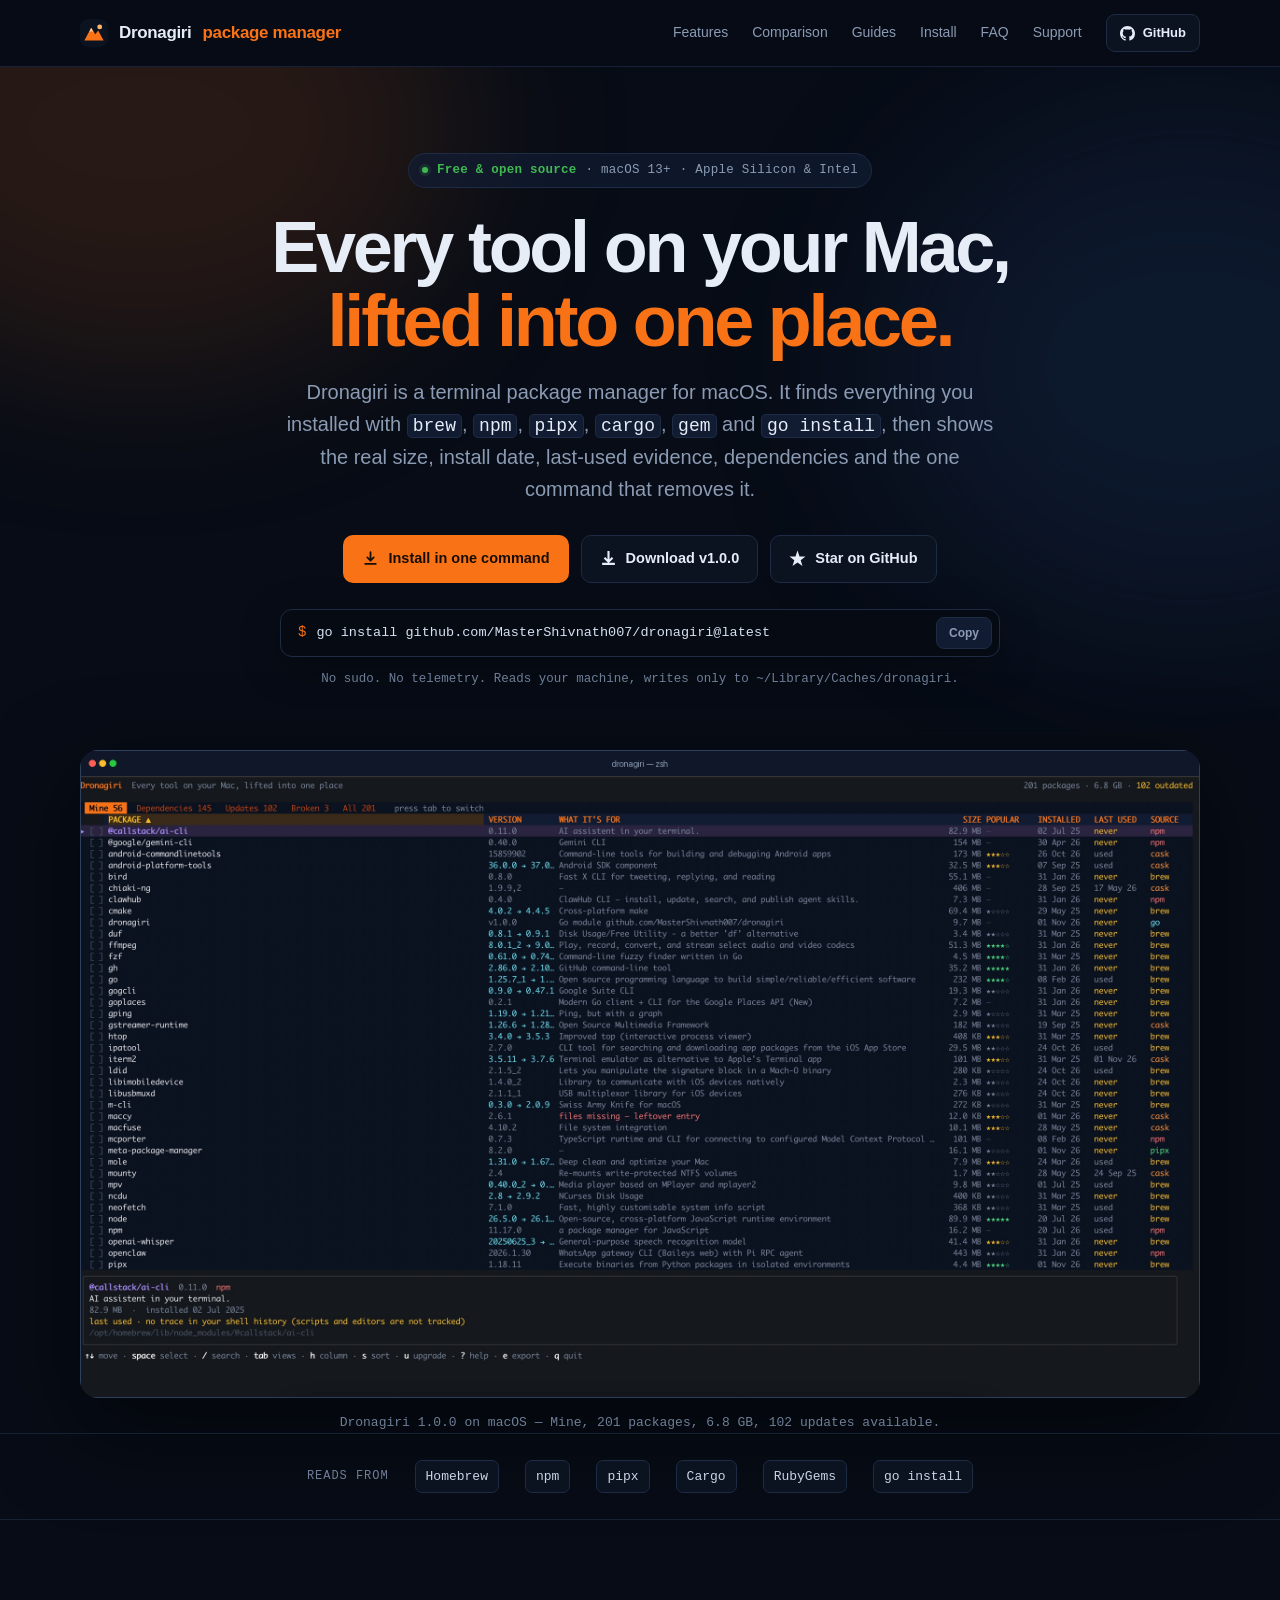
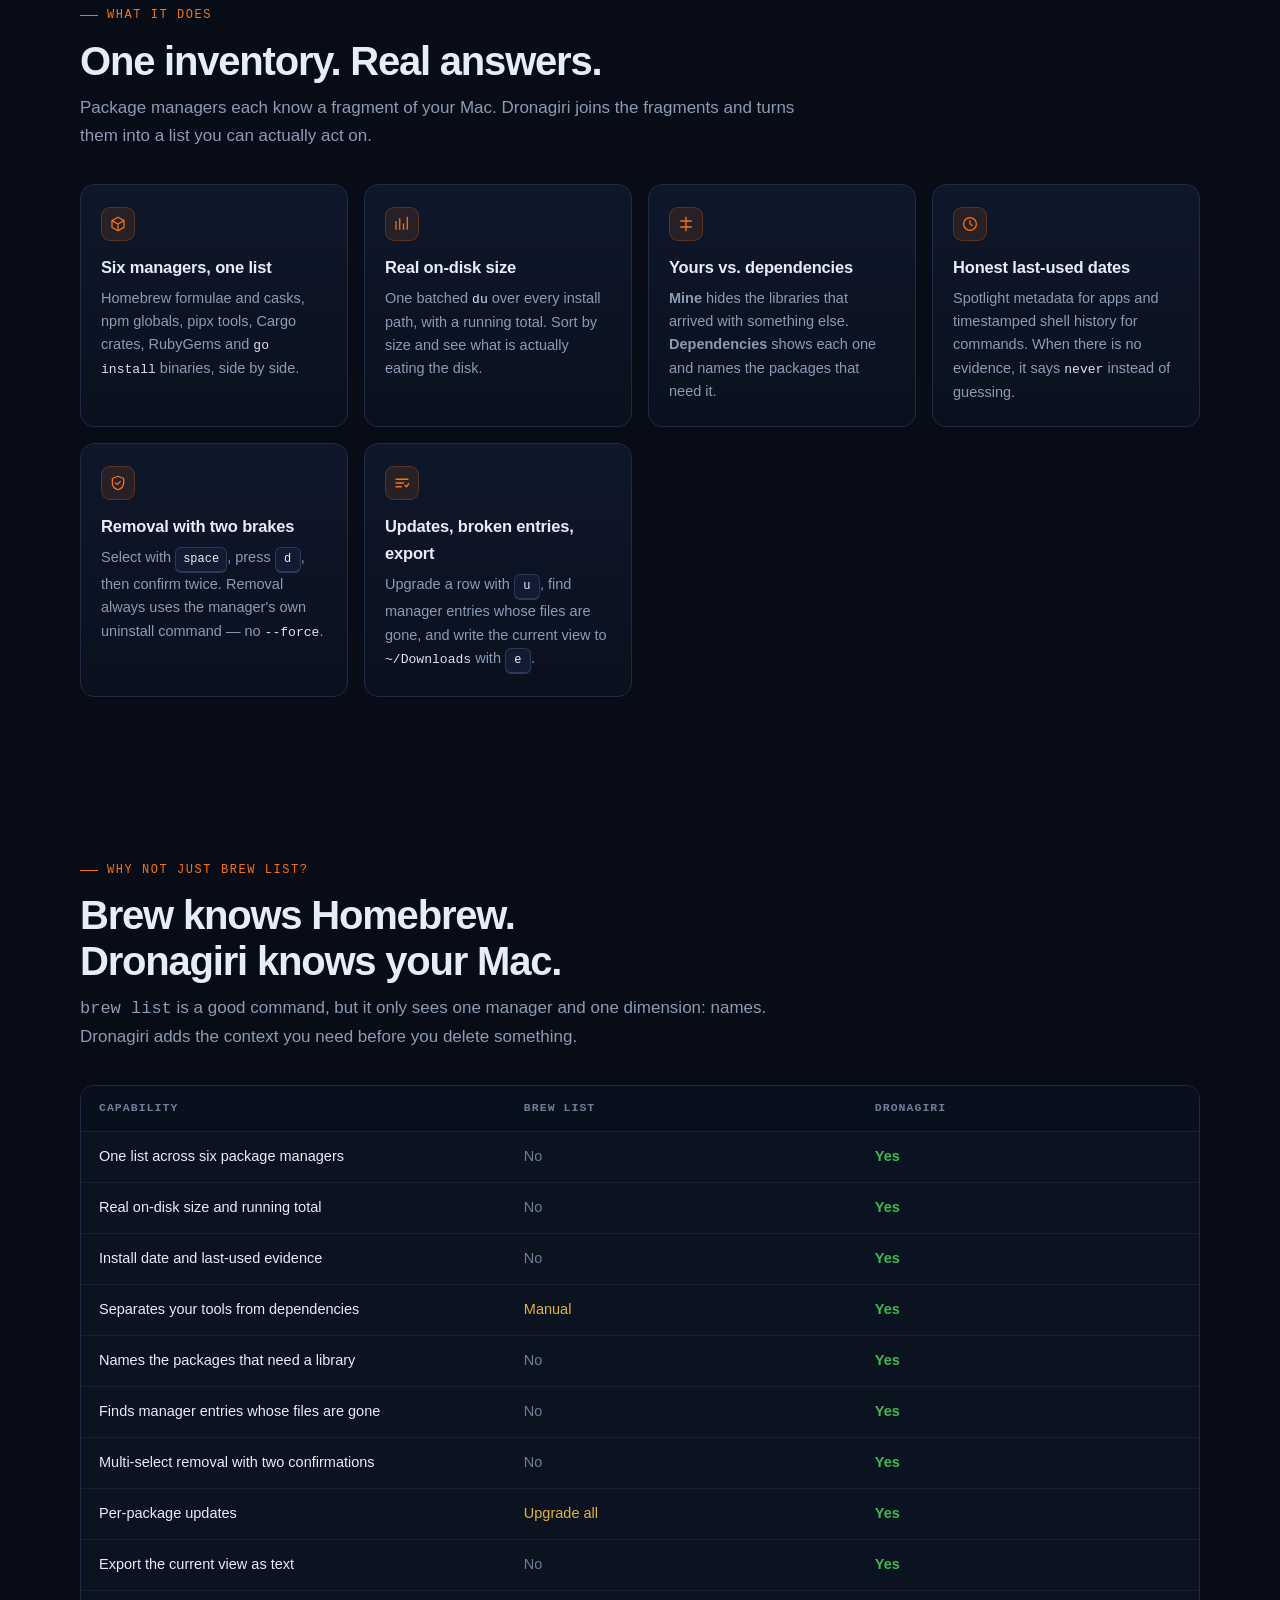
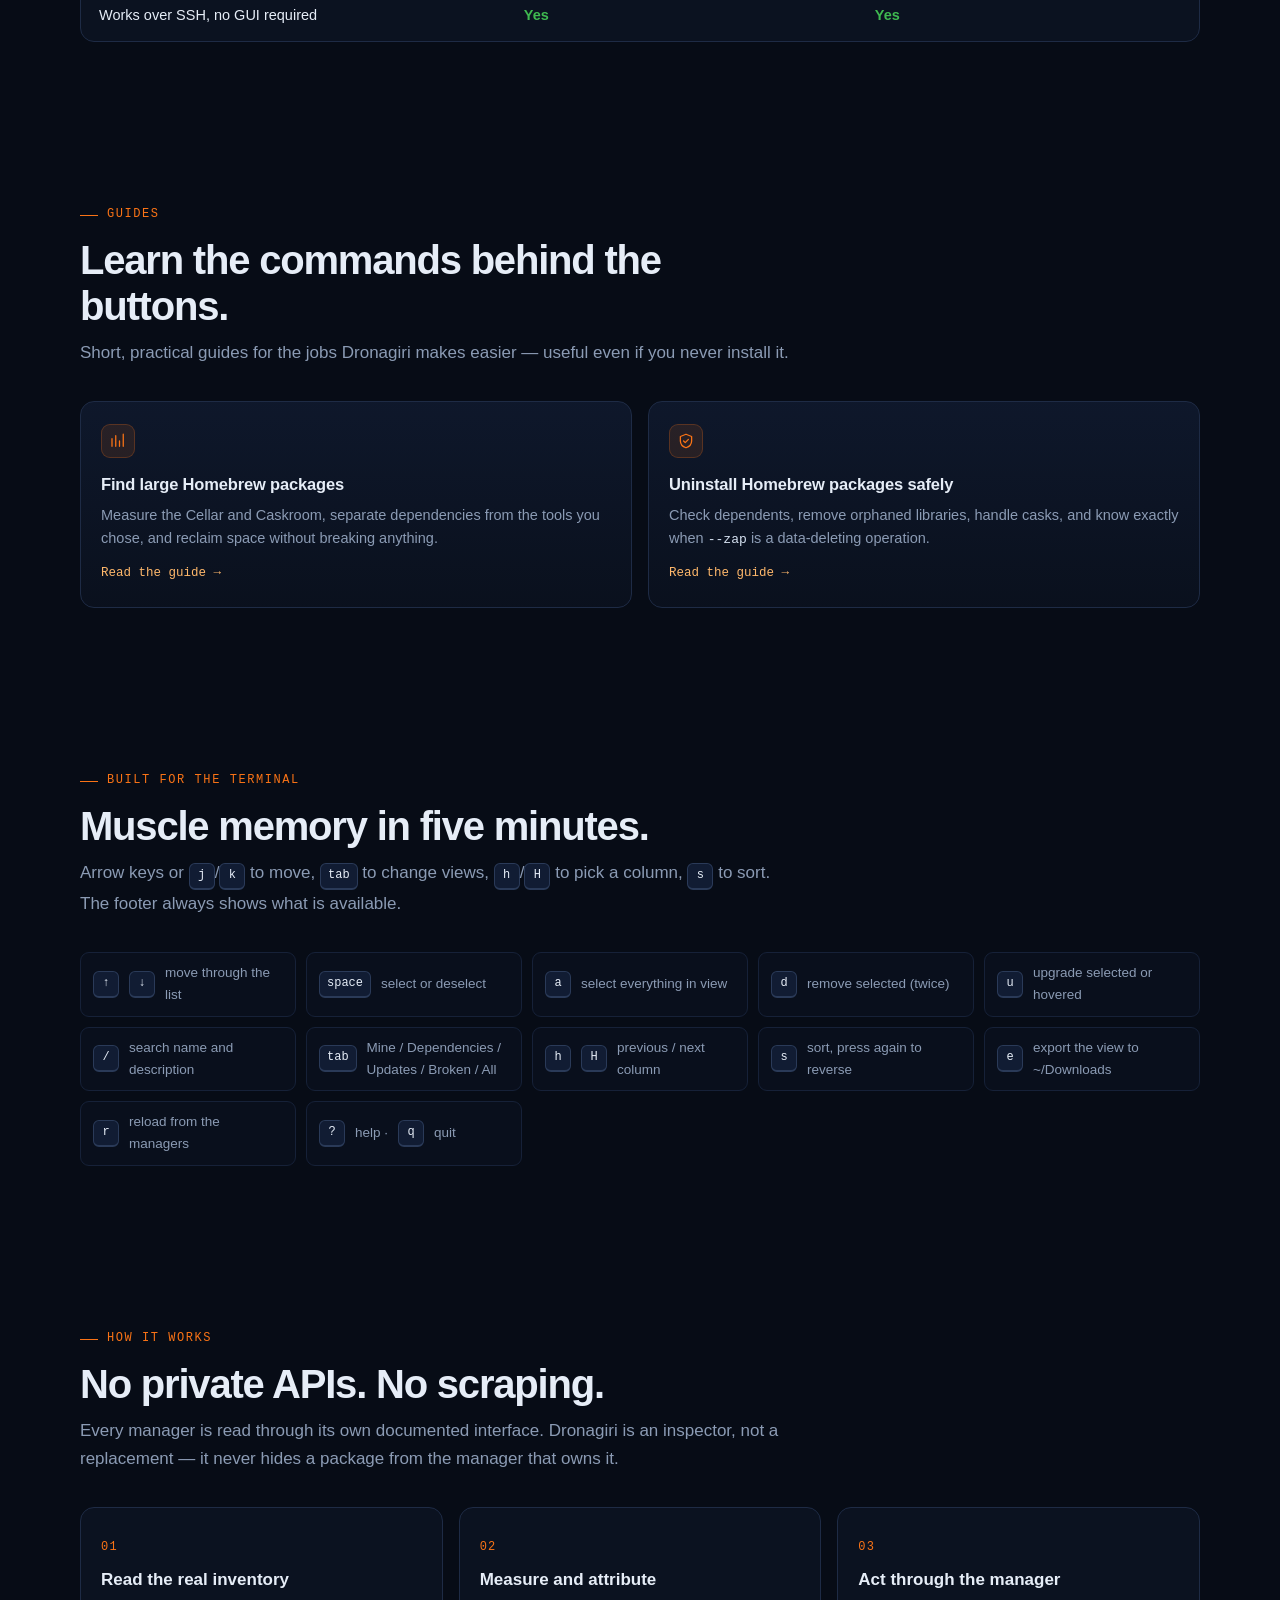
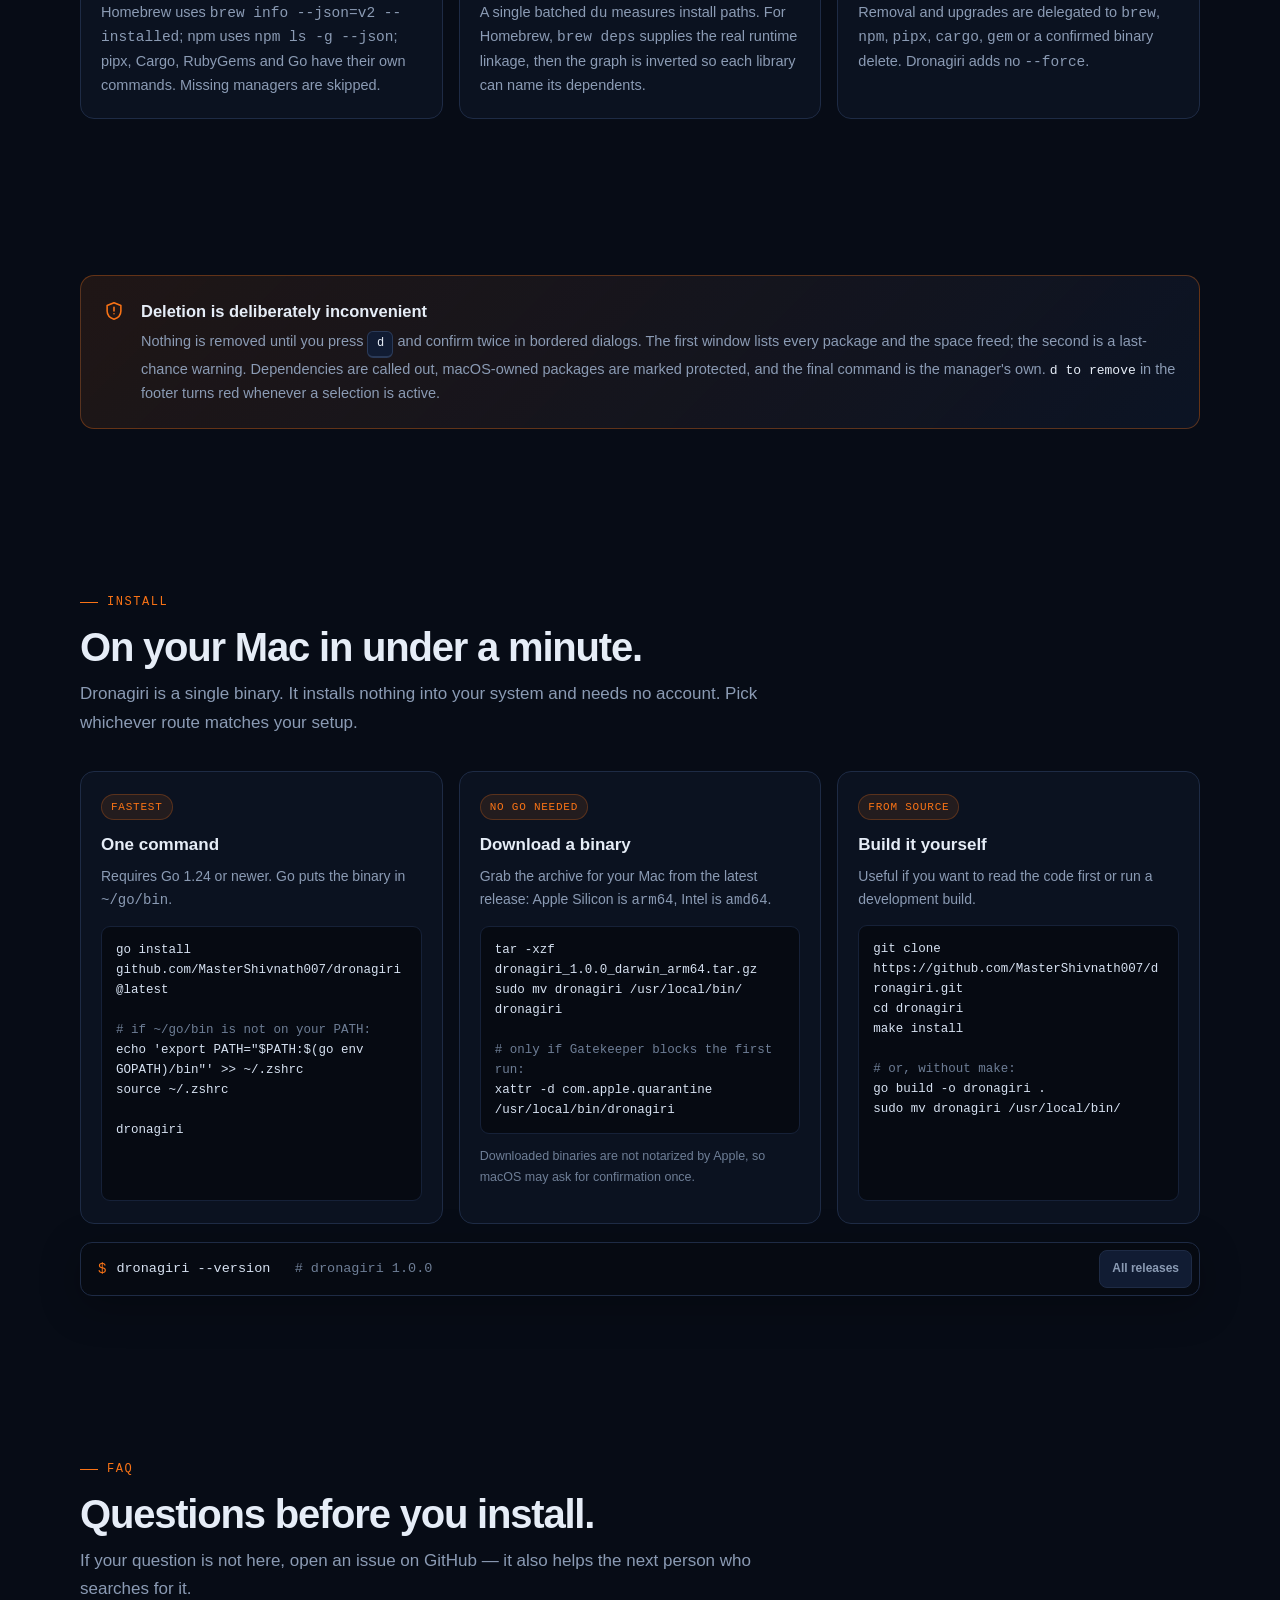
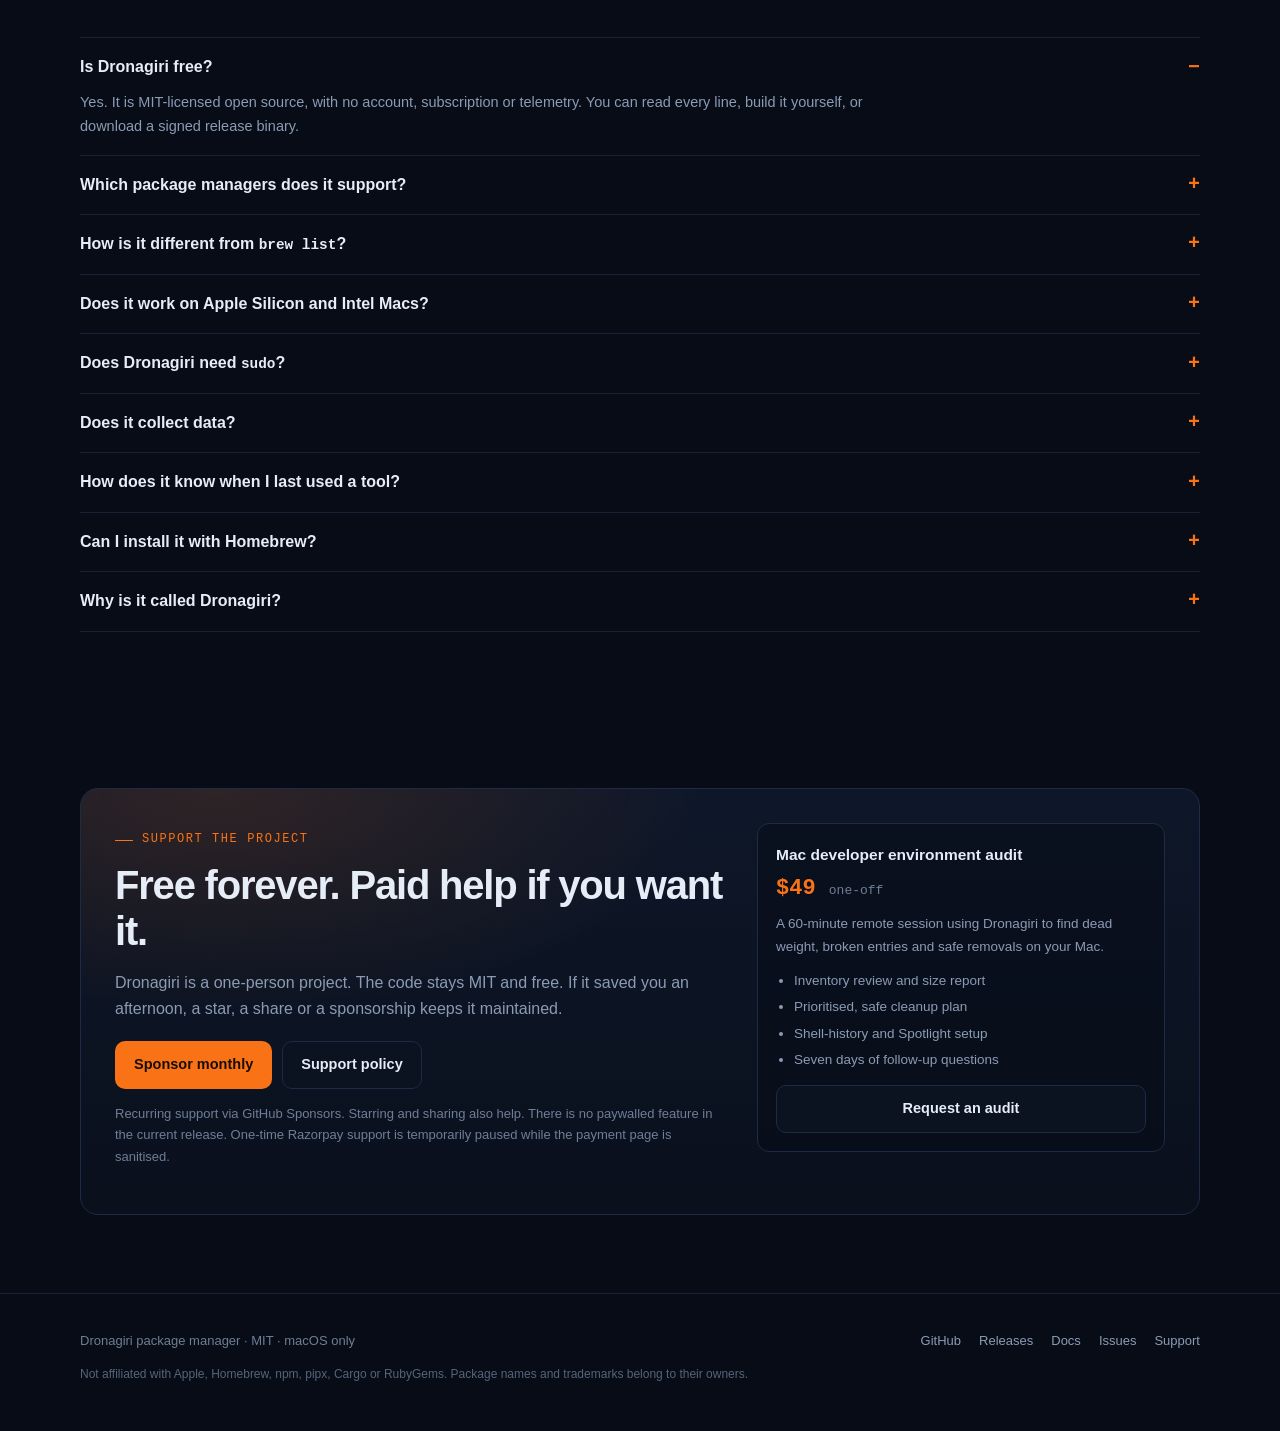
<file: docs/index.html>
<!doctype html>
<html lang="en">
<head>
<meta charset="utf-8">
<meta name="viewport" content="width=device-width, initial-scale=1">
<title>Dronagiri — macOS package manager for Homebrew, npm, pipx &amp; more</title>
<meta name="description" content="Dronagiri is a free, open-source macOS package manager for the terminal. See every Homebrew formula and cask, npm global, pipx tool, Cargo crate, RubyGem and Go binary in one list — with real disk size, install date, last-used evidence, dependencies and safe uninstall.">
<meta name="keywords" content="macOS package manager, Homebrew uninstaller, brew list alternative, uninstall Homebrew packages, clean up Mac disk space, Cydia for macOS, terminal package manager, npm global uninstall, pipx uninstall, Cargo uninstall, RubyGems, go install, Dronagiri">
<meta name="author" content="MasterShivnath007">
<meta name="robots" content="index, follow, max-image-preview:large">
<meta name="theme-color" content="#0B1220">
<meta name="google-site-verification" content="QYXjg3LhLUVhhddlpAz2OgSoOXQC04r8CtDh82gqEtY">
<link rel="canonical" href="https://mastershivnath007.github.io/dronagiri/">
<link rel="icon" href="mark.svg" type="image/svg+xml">
<link rel="apple-touch-icon" href="mark.svg">
<link rel="stylesheet" href="style.css">

<meta property="og:type" content="website">
<meta property="og:site_name" content="Dronagiri package manager">
<meta property="og:title" content="Dronagiri — every tool on your Mac, lifted into one place">
<meta property="og:description" content="A free, open-source macOS package manager for the terminal. Inspect and uninstall Homebrew, npm, pipx, Cargo, RubyGems and Go packages — with real sizes, dates, dependencies and two-step safety.">
<meta property="og:url" content="https://mastershivnath007.github.io/dronagiri/">
<meta property="og:image" content="https://mastershivnath007.github.io/dronagiri/og.png">
<meta property="og:image:width" content="1200">
<meta property="og:image:height" content="630">
<meta property="og:image:alt" content="Dronagiri package manager — every tool on your Mac, lifted into one place">

<meta name="twitter:card" content="summary_large_image">
<meta name="twitter:title" content="Dronagiri — macOS package manager for the terminal">
<meta name="twitter:description" content="One list for Homebrew, npm, pipx, Cargo, RubyGems and Go packages. Real sizes, install dates, last used, dependencies and safe removal.">
<meta name="twitter:image" content="https://mastershivnath007.github.io/dronagiri/og.png">

<script type="application/ld+json">
{
  "@context": "https://schema.org",
  "@graph": [
    {
      "@type": "SoftwareApplication",
      "name": "Dronagiri package manager",
      "alternateName": "Dronagiri",
      "applicationCategory": "DeveloperApplication",
      "applicationSubCategory": "Package manager",
      "operatingSystem": "macOS 13 or later",
      "softwareVersion": "1.0.0",
      "description": "A free, open-source macOS package manager for the terminal. It lists Homebrew formulae and casks, npm global packages, pipx tools, Cargo crates, RubyGems and Go binaries in one place, with real disk size, install date, last-used evidence, dependencies and safe removal.",
      "url": "https://mastershivnath007.github.io/dronagiri/",
      "downloadUrl": "https://github.com/MasterShivnath007/dronagiri/releases/latest",
      "codeRepository": "https://github.com/MasterShivnath007/dronagiri",
      "license": "https://opensource.org/licenses/MIT",
      "screenshot": "https://mastershivnath007.github.io/dronagiri/screenshot.png",
      "author": {
        "@type": "Person",
        "name": "MasterShivnath007",
        "url": "https://github.com/MasterShivnath007"
      },
      "offers": {
        "@type": "Offer",
        "price": "0",
        "priceCurrency": "USD"
      }
    },
    {
      "@type": "FAQPage",
      "mainEntity": [
        {
          "@type": "Question",
          "name": "Is Dronagiri free?",
          "acceptedAnswer": {
            "@type": "Answer",
            "text": "Yes. Dronagiri is free and open source under the MIT license. There is no account, no subscription, and no telemetry."
          }
        },
        {
          "@type": "Question",
          "name": "Which package managers does Dronagiri support?",
          "acceptedAnswer": {
            "@type": "Answer",
            "text": "Homebrew formulae and casks, npm global packages, pipx tools, Cargo crates, RubyGems and binaries installed with go install. Managers that are not installed are skipped rather than treated as errors."
          }
        },
        {
          "@type": "Question",
          "name": "How is Dronagiri different from brew list?",
          "acceptedAnswer": {
            "@type": "Answer",
            "text": "brew list only shows Homebrew. Dronagiri combines six package managers into one list and adds real on-disk size, install dates, last-used evidence, dependency attribution, broken-entry detection, multi-select removal, updates and export."
          }
        },
        {
          "@type": "Question",
          "name": "Does Dronagiri work on Apple Silicon and Intel Macs?",
          "acceptedAnswer": {
            "@type": "Answer",
            "text": "Yes. Release builds are provided for arm64 (Apple Silicon) and amd64 (Intel), and the app requires macOS 13 Ventura or later."
          }
        },
        {
          "@type": "Question",
          "name": "Does Dronagiri need sudo?",
          "acceptedAnswer": {
            "@type": "Answer",
            "text": "No for scanning or listing. Removing some casks can ask for your password because macOS owns those files, and Dronagiri always delegates removal to the package manager that installed the package."
          }
        },
        {
          "@type": "Question",
          "name": "Does Dronagiri collect data?",
          "acceptedAnswer": {
            "@type": "Answer",
            "text": "No. Dronagiri has no telemetry. Popularity stars come from Homebrew's public install analytics, which are downloaded in the background and cached locally for 14 days."
          }
        },
        {
          "@type": "Question",
          "name": "Can Dronagiri uninstall npm, pipx, Cargo and RubyGems packages?",
          "acceptedAnswer": {
            "@type": "Answer",
            "text": "Yes. Removal is always delegated to the manager that installed the package: brew uninstall, npm uninstall -g, pipx uninstall, cargo uninstall, gem uninstall, or deleting a go install binary after confirmation."
          }
        },
        {
          "@type": "Question",
          "name": "Can I install Dronagiri with Homebrew?",
          "acceptedAnswer": {
            "@type": "Answer",
            "text": "Not yet. Today you can install it with go install or download a release binary. A Homebrew tap is on the roadmap."
          }
        },
        {
          "@type": "Question",
          "name": "Why is it called Dronagiri?",
          "acceptedAnswer": {
            "@type": "Answer",
            "text": "In the Ramayana, Hanuman cannot identify the Sanjeevani herb, so he lifts the entire Dronagiri mountain and carries it to the battlefield. Dronagiri does the same for your Mac: instead of hunting through six package managers, it lifts the whole inventory into one place."
          }
        }
      ]
    }
  ]
}
</script>
</head>
<body>
<a class="skip" href="#main">Skip to content</a>

<header class="nav">
  <div class="wrap nav-inner">
    <a class="brand" href="./" aria-label="Dronagiri home">
      <img src="mark.svg" alt="" width="28" height="28">
      Dronagiri <span>package manager</span>
    </a>
    <nav class="nav-links" aria-label="Main">
      <a href="#features">Features</a>
      <a href="#compare">Comparison</a>
      <a href="#guides">Guides</a>
      <a href="#install">Install</a>
      <a href="#faq">FAQ</a>
      <a href="#support">Support</a>
      <a class="nav-cta" href="https://github.com/MasterShivnath007/dronagiri" target="_blank" rel="noopener">
        <svg viewBox="0 0 16 16" width="15" height="15" fill="currentColor" aria-hidden="true"><path d="M8 0C3.58 0 0 3.58 0 8c0 3.54 2.29 6.53 5.47 7.59.4.07.55-.17.55-.38 0-.19-.01-.82-.01-1.49-2.01.37-2.53-.49-2.69-.94-.09-.23-.48-.94-.82-1.13-.28-.15-.68-.52-.01-.53.63-.01 1.08.58 1.23.82.72 1.21 1.87.87 2.33.66.07-.52.28-.87.51-1.07-1.78-.2-3.64-.89-3.64-3.95 0-.87.31-1.59.82-2.15-.08-.2-.36-1.02.08-2.12 0 0 .67-.21 2.2.82.64-.18 1.32-.27 2-.27.68 0 1.36.09 2 .27 1.53-1.04 2.2-.82 2.2-.82.44 1.1.16 1.92.08 2.12.51.56.82 1.27.82 2.15 0 3.07-1.87 3.75-3.65 3.95.29.25.54.73.54 1.48 0 1.07-.01 1.93-.01 2.2 0 .21.15.46.55.38A8.01 8.01 0 0 0 16 8c0-4.42-3.58-8-8-8Z"/></svg>
        GitHub
      </a>
    </nav>
  </div>
</header>

<main id="main">

<section class="hero">
  <div class="wrap hero-inner">
    <div class="eyebrow"><span class="dot" aria-hidden="true"></span><b>Free &amp; open source</b> · macOS 13+<span class="hide-sm"> · Apple Silicon &amp; Intel</span></div>
    <h1>Every tool on your Mac,<br><span>lifted into one place.</span></h1>
    <p class="lede">
      Dronagiri is a terminal package manager for macOS. It finds everything you
      installed with <code>brew</code>, <code>npm</code>, <code>pipx</code>,
      <code>cargo</code>, <code>gem</code> and <code>go install</code>, then shows
      the real size, install date, last-used evidence, dependencies and the one
      command that removes it.
    </p>
    <div class="hero-actions">
      <a class="btn btn-primary" href="#install">
        <svg viewBox="0 0 16 16" fill="none" stroke="currentColor" stroke-width="1.7" aria-hidden="true"><path d="M8 2v8m0 0 3-3M8 10 5 7M3 13h10" stroke-linecap="round" stroke-linejoin="round"/></svg>
        Install in one command
      </a>
      <a class="btn btn-ghost" href="https://github.com/MasterShivnath007/dronagiri/releases/latest" target="_blank" rel="noopener">
        <svg viewBox="0 0 16 16" fill="currentColor" aria-hidden="true"><path d="M8 12.5 3.5 8l1.4-1.4L7 8.7V1h2v7.7l2.1-2.1L12.5 8 8 12.5ZM2 14v-2h12v2H2Z"/></svg>
        Download v1.0.0
      </a>
      <a class="btn btn-ghost" href="https://github.com/MasterShivnath007/dronagiri" target="_blank" rel="noopener">
        <svg viewBox="0 0 16 16" fill="currentColor" aria-hidden="true"><path d="M8 .5 9.9 6l5.6.2-4.5 3.4 1.7 5.4L8 11.7 3.3 15l1.7-5.4L.5 6.2 6.1 6 8 .5Z"/></svg>
        Star on GitHub
      </a>
    </div>
    <div class="cmd">
      <span class="prompt" aria-hidden="true">$</span>
      <code id="install-cmd">go install github.com/MasterShivnath007/dronagiri@latest</code>
      <button class="copy" type="button" data-copy="go install github.com/MasterShivnath007/dronagiri@latest">Copy</button>
    </div>
    <p class="hero-note">No sudo. No telemetry. Reads your machine, writes only to ~/Library/Caches/dronagiri.</p>
  </div>
</section>

<figure class="wrap shot">
  <img src="screenshot.png" width="2400" height="1388" alt="Dronagiri package manager running in Terminal on macOS: a navy table of 201 packages with orange tabs, sizes, popularity stars, install dates and a detail panel for @callstack/ai-cli.">
  <figcaption>Dronagiri 1.0.0 on macOS — Mine, 201 packages, 6.8 GB, 102 updates available.</figcaption>
</figure>

<div class="managers">
  <div class="wrap managers-inner">
    <span class="managers-label">Reads from</span>
    <span class="chip">Homebrew</span>
    <span class="chip">npm</span>
    <span class="chip">pipx</span>
    <span class="chip">Cargo</span>
    <span class="chip">RubyGems</span>
    <span class="chip">go install</span>
  </div>
</div>

<section id="features">
  <div class="wrap">
    <div class="section-head">
      <div class="kicker">What it does</div>
      <h2>One inventory. Real answers.</h2>
      <p>Package managers each know a fragment of your Mac. Dronagiri joins the fragments and turns them into a list you can actually act on.</p>
    </div>
    <div class="grid">
      <article class="card">
        <div class="icon"><svg viewBox="0 0 24 24" fill="none" stroke="currentColor" stroke-width="1.7" aria-hidden="true"><path d="M4 7.5 12 3l8 4.5v9L12 21l-8-4.5v-9Z" stroke-linejoin="round"/><path d="m4 7.5 8 4.5 8-4.5M12 12v9" stroke-linejoin="round"/></svg></div>
        <h3>Six managers, one list</h3>
        <p>Homebrew formulae and casks, npm globals, pipx tools, Cargo crates, RubyGems and <code>go install</code> binaries, side by side.</p>
      </article>
      <article class="card">
        <div class="icon"><svg viewBox="0 0 24 24" fill="none" stroke="currentColor" stroke-width="1.7" aria-hidden="true"><path d="M4 19V9m5 10V5m5 14v-7m5 7V3" stroke-linecap="round"/></svg></div>
        <h3>Real on-disk size</h3>
        <p>One batched <code>du</code> over every install path, with a running total. Sort by size and see what is actually eating the disk.</p>
      </article>
      <article class="card">
        <div class="icon"><svg viewBox="0 0 24 24" fill="none" stroke="currentColor" stroke-width="1.7" aria-hidden="true"><path d="M12 3v18M5 8h14M5 16h14" stroke-linecap="round"/></svg></div>
        <h3>Yours vs. dependencies</h3>
        <p><strong>Mine</strong> hides the libraries that arrived with something else. <strong>Dependencies</strong> shows each one and names the packages that need it.</p>
      </article>
      <article class="card">
        <div class="icon"><svg viewBox="0 0 24 24" fill="none" stroke="currentColor" stroke-width="1.7" aria-hidden="true"><circle cx="12" cy="12" r="8.5"/><path d="M12 7.5V12l3 2" stroke-linecap="round"/></svg></div>
        <h3>Honest last-used dates</h3>
        <p>Spotlight metadata for apps and timestamped shell history for commands. When there is no evidence, it says <code>never</code> instead of guessing.</p>
      </article>
      <article class="card">
        <div class="icon"><svg viewBox="0 0 24 24" fill="none" stroke="currentColor" stroke-width="1.7" aria-hidden="true"><path d="M12 3 4.5 6v6c0 4.4 3 7.5 7.5 9 4.5-1.5 7.5-4.6 7.5-9V6L12 3Z" stroke-linejoin="round"/><path d="m8.8 12 2.2 2.2 4.2-4.4" stroke-linecap="round" stroke-linejoin="round"/></svg></div>
        <h3>Removal with two brakes</h3>
        <p>Select with <kbd>space</kbd>, press <kbd>d</kbd>, then confirm twice. Removal always uses the manager's own uninstall command — no <code>--force</code>.</p>
      </article>
      <article class="card">
        <div class="icon"><svg viewBox="0 0 24 24" fill="none" stroke="currentColor" stroke-width="1.7" aria-hidden="true"><path d="M4 7h16M4 12h10M4 17h7" stroke-linecap="round"/><path d="m16 15 2 2 3-4" stroke-linecap="round" stroke-linejoin="round"/></svg></div>
        <h3>Updates, broken entries, export</h3>
        <p>Upgrade a row with <kbd>u</kbd>, find manager entries whose files are gone, and write the current view to <code>~/Downloads</code> with <kbd>e</kbd>.</p>
      </article>
    </div>
  </div>
</section>

<section id="compare">
  <div class="wrap">
    <div class="section-head">
      <div class="kicker">Why not just brew list?</div>
      <h2>Brew knows Homebrew.<br>Dronagiri knows your Mac.</h2>
      <p><code>brew list</code> is a good command, but it only sees one manager and one dimension: names. Dronagiri adds the context you need before you delete something.</p>
    </div>
    <div class="compare" role="region" aria-label="Comparison of brew list and Dronagiri" tabindex="0">
      <table>
        <thead>
          <tr><th scope="col">Capability</th><th scope="col">brew list</th><th scope="col">Dronagiri</th></tr>
        </thead>
        <tbody>
          <tr><td>One list across six package managers</td><td class="no">No</td><td class="yes">Yes</td></tr>
          <tr><td>Real on-disk size and running total</td><td class="no">No</td><td class="yes">Yes</td></tr>
          <tr><td>Install date and last-used evidence</td><td class="no">No</td><td class="yes">Yes</td></tr>
          <tr><td>Separates your tools from dependencies</td><td class="partial">Manual</td><td class="yes">Yes</td></tr>
          <tr><td>Names the packages that need a library</td><td class="no">No</td><td class="yes">Yes</td></tr>
          <tr><td>Finds manager entries whose files are gone</td><td class="no">No</td><td class="yes">Yes</td></tr>
          <tr><td>Multi-select removal with two confirmations</td><td class="no">No</td><td class="yes">Yes</td></tr>
          <tr><td>Per-package updates</td><td class="partial">Upgrade all</td><td class="yes">Yes</td></tr>
          <tr><td>Export the current view as text</td><td class="no">No</td><td class="yes">Yes</td></tr>
          <tr><td>Works over SSH, no GUI required</td><td class="yes">Yes</td><td class="yes">Yes</td></tr>
        </tbody>
      </table>
    </div>
  </div>
</section>

<section id="guides">
  <div class="wrap">
    <div class="section-head">
      <div class="kicker">Guides</div>
      <h2>Learn the commands behind the buttons.</h2>
      <p>Short, practical guides for the jobs Dronagiri makes easier — useful even if you never install it.</p>
    </div>
    <div class="grid">
      <a class="card" href="guides/find-large-homebrew-packages.html">
        <div class="icon"><svg viewBox="0 0 24 24" fill="none" stroke="currentColor" stroke-width="1.7" aria-hidden="true"><path d="M4 19V9m5 10V5m5 14v-7m5 7V3" stroke-linecap="round"/></svg></div>
        <h3>Find large Homebrew packages</h3>
        <p>Measure the Cellar and Caskroom, separate dependencies from the tools you chose, and reclaim space without breaking anything.</p>
        <span class="read">Read the guide →</span>
      </a>
      <a class="card" href="guides/uninstall-homebrew-packages-safely.html">
        <div class="icon"><svg viewBox="0 0 24 24" fill="none" stroke="currentColor" stroke-width="1.7" aria-hidden="true"><path d="M12 3 4.5 6v6c0 4.4 3 7.5 7.5 9 4.5-1.5 7.5-4.6 7.5-9V6L12 3Z" stroke-linejoin="round"/><path d="m8.8 12 2.2 2.2 4.2-4.4" stroke-linecap="round" stroke-linejoin="round"/></svg></div>
        <h3>Uninstall Homebrew packages safely</h3>
        <p>Check dependents, remove orphaned libraries, handle casks, and know exactly when <code>--zap</code> is a data-deleting operation.</p>
        <span class="read">Read the guide →</span>
      </a>
    </div>
  </div>
</section>

<section id="keys">
  <div class="wrap">
    <div class="section-head">
      <div class="kicker">Built for the terminal</div>
      <h2>Muscle memory in five minutes.</h2>
      <p>Arrow keys or <kbd>j</kbd>/<kbd>k</kbd> to move, <kbd>tab</kbd> to change views, <kbd>h</kbd>/<kbd>H</kbd> to pick a column, <kbd>s</kbd> to sort. The footer always shows what is available.</p>
    </div>
    <div class="keys">
      <div class="key"><kbd>↑</kbd><kbd>↓</kbd> move through the list</div>
      <div class="key"><kbd>space</kbd> select or deselect</div>
      <div class="key"><kbd>a</kbd> select everything in view</div>
      <div class="key"><kbd>d</kbd> remove selected (twice)</div>
      <div class="key"><kbd>u</kbd> upgrade selected or hovered</div>
      <div class="key"><kbd>/</kbd> search name and description</div>
      <div class="key"><kbd>tab</kbd> Mine / Dependencies / Updates / Broken / All</div>
      <div class="key"><kbd>h</kbd><kbd>H</kbd> previous / next column</div>
      <div class="key"><kbd>s</kbd> sort, press again to reverse</div>
      <div class="key"><kbd>e</kbd> export the view to ~/Downloads</div>
      <div class="key"><kbd>r</kbd> reload from the managers</div>
      <div class="key"><kbd>?</kbd> help · <kbd>q</kbd> quit</div>
    </div>
  </div>
</section>

<section id="how">
  <div class="wrap">
    <div class="section-head">
      <div class="kicker">How it works</div>
      <h2>No private APIs. No scraping.</h2>
      <p>Every manager is read through its own documented interface. Dronagiri is an inspector, not a replacement — it never hides a package from the manager that owns it.</p>
    </div>
    <div class="steps">
      <article class="step">
        <h3>Read the real inventory</h3>
        <p>Homebrew uses <code>brew info --json=v2 --installed</code>; npm uses <code>npm ls -g --json</code>; pipx, Cargo, RubyGems and Go have their own commands. Missing managers are skipped.</p>
      </article>
      <article class="step">
        <h3>Measure and attribute</h3>
        <p>A single batched <code>du</code> measures install paths. For Homebrew, <code>brew deps</code> supplies the real runtime linkage, then the graph is inverted so each library can name its dependents.</p>
      </article>
      <article class="step">
        <h3>Act through the manager</h3>
        <p>Removal and upgrades are delegated to <code>brew</code>, <code>npm</code>, <code>pipx</code>, <code>cargo</code>, <code>gem</code> or a confirmed binary delete. Dronagiri adds no <code>--force</code>.</p>
      </article>
    </div>
  </div>
</section>

<section id="safety">
  <div class="wrap">
    <div class="callout">
      <svg viewBox="0 0 24 24" fill="none" stroke="currentColor" stroke-width="1.7" aria-hidden="true"><path d="M12 3 4.5 6v6c0 4.4 3 7.5 7.5 9 4.5-1.5 7.5-4.6 7.5-9V6L12 3Z" stroke-linejoin="round"/><path d="M12 8v4m0 3h.01" stroke-linecap="round"/></svg>
      <div>
        <h3>Deletion is deliberately inconvenient</h3>
        <p>Nothing is removed until you press <kbd>d</kbd> and confirm twice in bordered dialogs. The first window lists every package and the space freed; the second is a last-chance warning. Dependencies are called out, macOS-owned packages are marked protected, and the final command is the manager's own. <code>d to remove</code> in the footer turns red whenever a selection is active.</p>
      </div>
    </div>
  </div>
</section>

<section id="install">
  <div class="wrap">
    <div class="section-head">
      <div class="kicker">Install</div>
      <h2>On your Mac in under a minute.</h2>
      <p>Dronagiri is a single binary. It installs nothing into your system and needs no account. Pick whichever route matches your setup.</p>
    </div>
    <div class="install-grid">
      <article class="install-card">
        <span class="tag">Fastest</span>
        <h3>One command</h3>
        <p>Requires Go 1.24 or newer. Go puts the binary in <code>~/go/bin</code>.</p>
        <pre><code>go install github.com/MasterShivnath007/dronagiri@latest

<span class="c"># if ~/go/bin is not on your PATH:</span>
echo 'export PATH="$PATH:$(go env GOPATH)/bin"' &gt;&gt; ~/.zshrc
source ~/.zshrc

dronagiri</code></pre>
      </article>
      <article class="install-card">
        <span class="tag">No Go needed</span>
        <h3>Download a binary</h3>
        <p>Grab the archive for your Mac from the latest release: Apple Silicon is <code>arm64</code>, Intel is <code>amd64</code>.</p>
        <pre><code>tar -xzf dronagiri_1.0.0_darwin_arm64.tar.gz
sudo mv dronagiri /usr/local/bin/
dronagiri

<span class="c"># only if Gatekeeper blocks the first run:</span>
xattr -d com.apple.quarantine /usr/local/bin/dronagiri</code></pre>
        <p class="note">Downloaded binaries are not notarized by Apple, so macOS may ask for confirmation once.</p>
      </article>
      <article class="install-card">
        <span class="tag">From source</span>
        <h3>Build it yourself</h3>
        <p>Useful if you want to read the code first or run a development build.</p>
        <pre><code>git clone https://github.com/MasterShivnath007/dronagiri.git
cd dronagiri
make install

<span class="c"># or, without make:</span>
go build -o dronagiri .
sudo mv dronagiri /usr/local/bin/</code></pre>
      </article>
    </div>
    <div class="cmd" style="margin-left:0;margin-right:0;max-width:none;margin-top:18px">
      <span class="prompt" aria-hidden="true">$</span>
      <code>dronagiri --version &nbsp; <span style="color:#6e7e96"># dronagiri 1.0.0</span></code>
      <a class="copy" href="https://github.com/MasterShivnath007/dronagiri/releases/latest" target="_blank" rel="noopener" style="text-decoration:none">All releases</a>
    </div>
  </div>
</section>

<section id="faq">
  <div class="wrap">
    <div class="section-head">
      <div class="kicker">FAQ</div>
      <h2>Questions before you install.</h2>
      <p>If your question is not here, open an issue on GitHub — it also helps the next person who searches for it.</p>
    </div>
    <div class="faq">
      <details open>
        <summary>Is Dronagiri free?</summary>
        <p>Yes. It is MIT-licensed open source, with no account, subscription or telemetry. You can read every line, build it yourself, or download a signed release binary.</p>
      </details>
      <details>
        <summary>Which package managers does it support?</summary>
        <p>Homebrew formulae and casks, npm global packages, pipx tools, Cargo crates, RubyGems and binaries installed with <code>go install</code>. Managers that are not installed are skipped rather than treated as errors, so a Mac with only Homebrew still works.</p>
      </details>
      <details>
        <summary>How is it different from <code>brew list</code>?</summary>
        <p><code>brew list</code> only sees Homebrew and only prints names. Dronagiri combines six managers into one table and adds real on-disk size, install dates, last-used evidence, dependency attribution, broken-entry detection, multi-select removal, per-package updates and export.</p>
      </details>
      <details>
        <summary>Does it work on Apple Silicon and Intel Macs?</summary>
        <p>Yes. Releases include separate <code>arm64</code> (Apple Silicon) and <code>amd64</code> (Intel) builds. The minimum is macOS 13 Ventura, and it runs over SSH without a GUI.</p>
      </details>
      <details>
        <summary>Does Dronagiri need <code>sudo</code>?</summary>
        <p>No for scanning or listing. Removing some casks can ask for your password because macOS owns those files. Dronagiri never deletes package files itself — it calls the manager that installed the package.</p>
      </details>
      <details>
        <summary>Does it collect data?</summary>
        <p>No. There is no telemetry. Popularity stars come from Homebrew's public install analytics; the datasets are downloaded in the background and cached locally for 14 days. Nothing about your installed packages is sent anywhere.</p>
      </details>
      <details>
        <summary>How does it know when I last used a tool?</summary>
        <p>It uses two honest signals: Spotlight's <code>kMDItemLastUsedDate</code> for <code>.app</code> bundles, and timestamped shell history for commands. When neither exists it shows <code>never</code> — meaning no trace in your history, not proof that the tool is unused. The detail panel spells this out.</p>
      </details>
      <details>
        <summary>Can I install it with Homebrew?</summary>
        <p>Not yet. Today the options are <code>go install</code>, a release binary, or building from source. A Homebrew tap is on the roadmap.</p>
      </details>
      <details>
        <summary>Why is it called Dronagiri?</summary>
        <p>In the Ramayana, Hanuman cannot tell which herb will save Lakshmana, so he lifts the entire Dronagiri mountain and carries it to the battlefield. That is the idea here: instead of hunting through six package managers, lift the whole inventory into one place and choose from it.</p>
      </details>
    </div>
  </div>
</section>

<section id="support">
  <div class="wrap">
    <div class="support">
      <div class="support-grid">
        <div>
          <div class="kicker">Support the project</div>
          <h2>Free forever. Paid help if you want it.</h2>
          <p>Dronagiri is a one-person project. The code stays MIT and free. If it saved you an afternoon, a star, a share or a sponsorship keeps it maintained.</p>
          <div class="support-actions">
            <a class="btn btn-primary" href="https://github.com/sponsors/MasterShivnath007" target="_blank" rel="noopener">Sponsor monthly</a>
            <a class="btn btn-ghost" href="https://github.com/MasterShivnath007/dronagiri/blob/main/SUPPORT.md" target="_blank" rel="noopener">Support policy</a>
          </div>
          <p style="font-size:13px;color:var(--faint);margin-top:14px">Recurring support via GitHub Sponsors. Starring and sharing also help. There is no paywalled feature in the current release. One-time Razorpay support is temporarily paused while the payment page is sanitised.</p>
        </div>
        <div class="support-box">
          <h3>Mac developer environment audit</h3>
          <div class="price">$49 <span style="font-size:13px;color:var(--faint);font-weight:400">one-off</span></div>
          <p>A 60-minute remote session using Dronagiri to find dead weight, broken entries and safe removals on your Mac.</p>
          <ul>
            <li>Inventory review and size report</li>
            <li>Prioritised, safe cleanup plan</li>
            <li>Shell-history and Spotlight setup</li>
            <li>Seven days of follow-up questions</li>
          </ul>
          <a class="btn btn-ghost" style="width:100%" href="https://github.com/MasterShivnath007/dronagiri/issues/new?title=Mac%20cleanup%20request&body=What%20would%20you%20like%20cleaned%20up%3F%0A%0AMac%20model%3A%0AmacOS%20version%3A%0AApprox.%20free%20space%3A" target="_blank" rel="noopener">Request an audit</a>
        </div>
      </div>
    </div>
  </div>
</section>

</main>

<footer>
  <div class="wrap footer-inner">
    <div>Dronagiri package manager · MIT · macOS only</div>
    <div class="footer-links">
      <a href="https://github.com/MasterShivnath007/dronagiri">GitHub</a>
      <a href="https://github.com/MasterShivnath007/dronagiri/releases/latest">Releases</a>
      <a href="https://github.com/MasterShivnath007/dronagiri/blob/main/README.md">Docs</a>
      <a href="https://github.com/MasterShivnath007/dronagiri/issues">Issues</a>
      <a href="#support">Support</a>
    </div>
  </div>
  <div class="wrap" style="margin-top:14px;color:#55647c;font-size:12px">Not affiliated with Apple, Homebrew, npm, pipx, Cargo or RubyGems. Package names and trademarks belong to their owners.</div>
</footer>

<script>
  document.querySelectorAll('[data-copy]').forEach(function (button) {
    button.addEventListener('click', function () {
      var text = button.getAttribute('data-copy');
      var done = function () {
        var old = button.textContent;
        button.textContent = 'Copied';
        button.classList.add('done');
        window.setTimeout(function () {
          button.textContent = old;
          button.classList.remove('done');
        }, 1600);
      };
      if (navigator.clipboard && window.isSecureContext) {
        navigator.clipboard.writeText(text).then(done, fallback);
      } else {
        fallback();
      }
      function fallback() {
        var area = document.createElement('textarea');
        area.value = text;
        area.style.position = 'fixed';
        area.style.opacity = '0';
        document.body.appendChild(area);
        area.select();
        try { document.execCommand('copy'); done(); } catch (e) {}
        document.body.removeChild(area);
      }
    });
  });
</script>
</body>
</html>
</file>
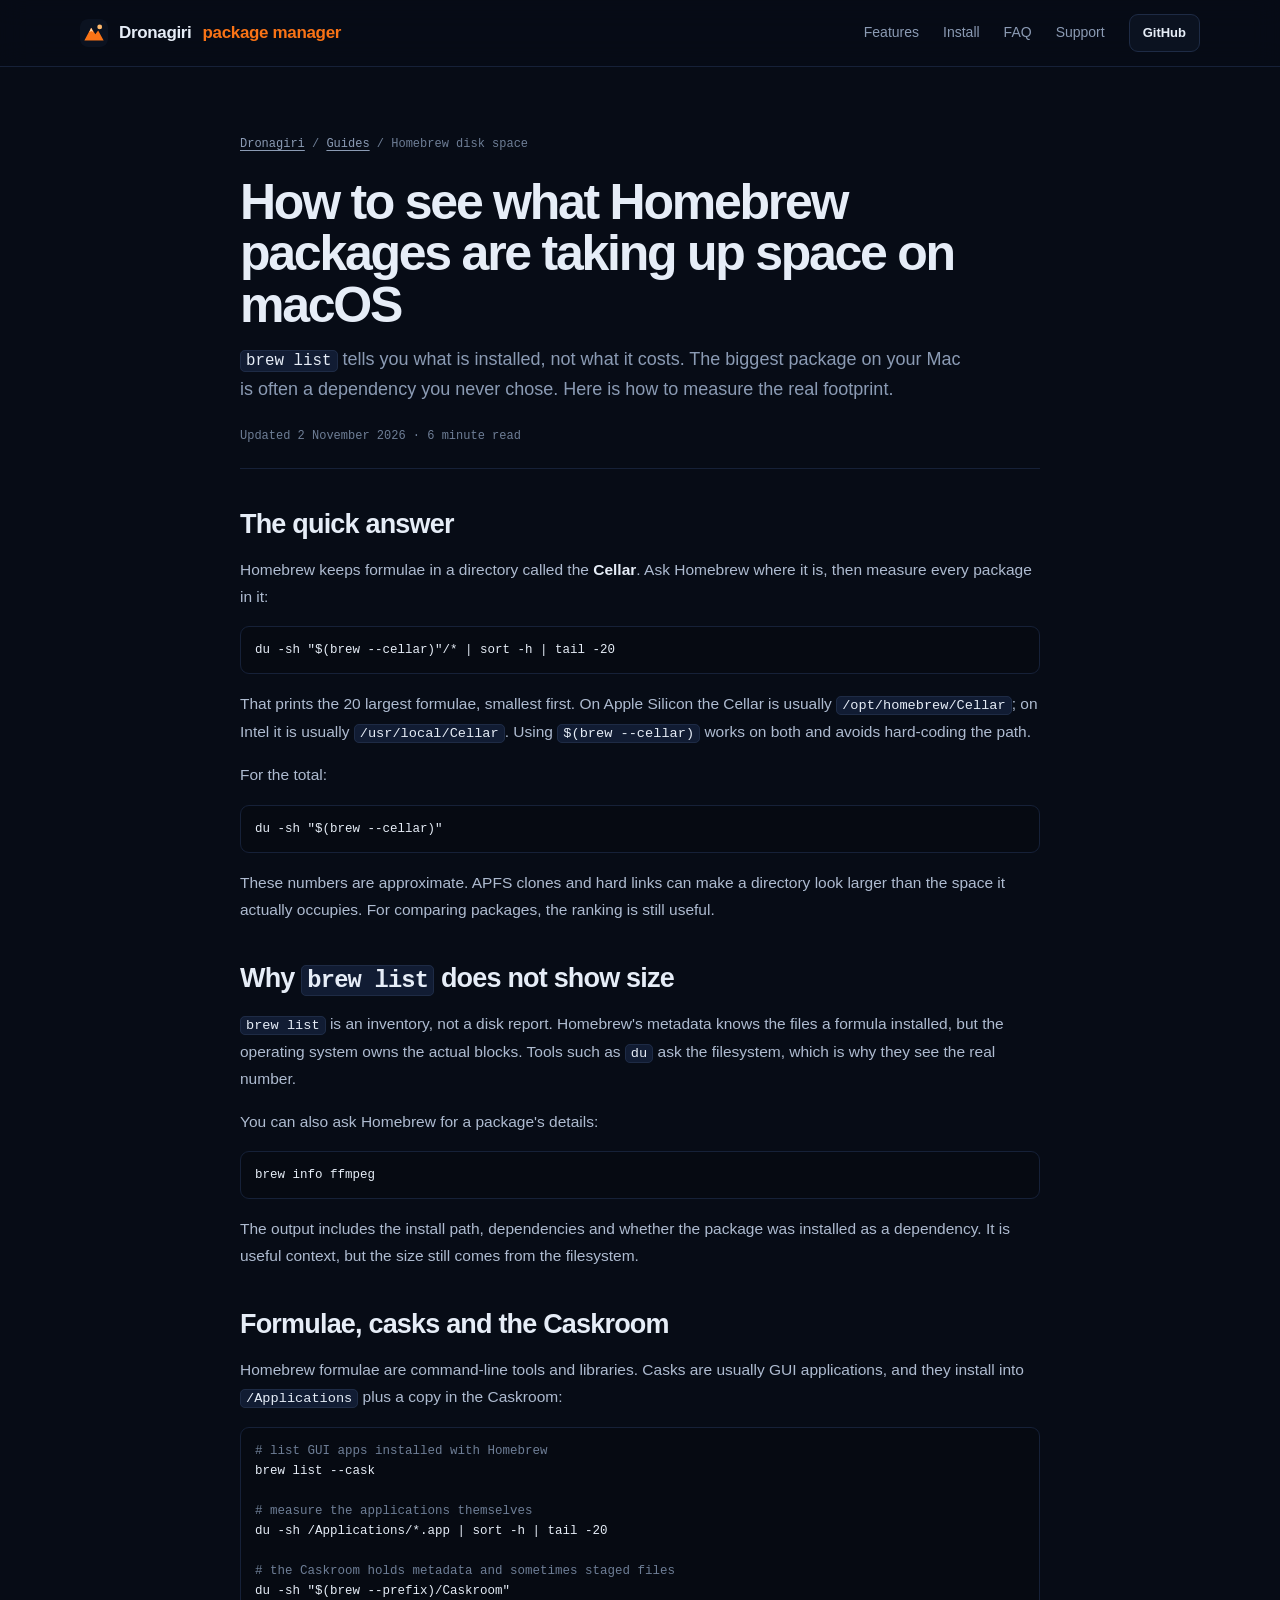
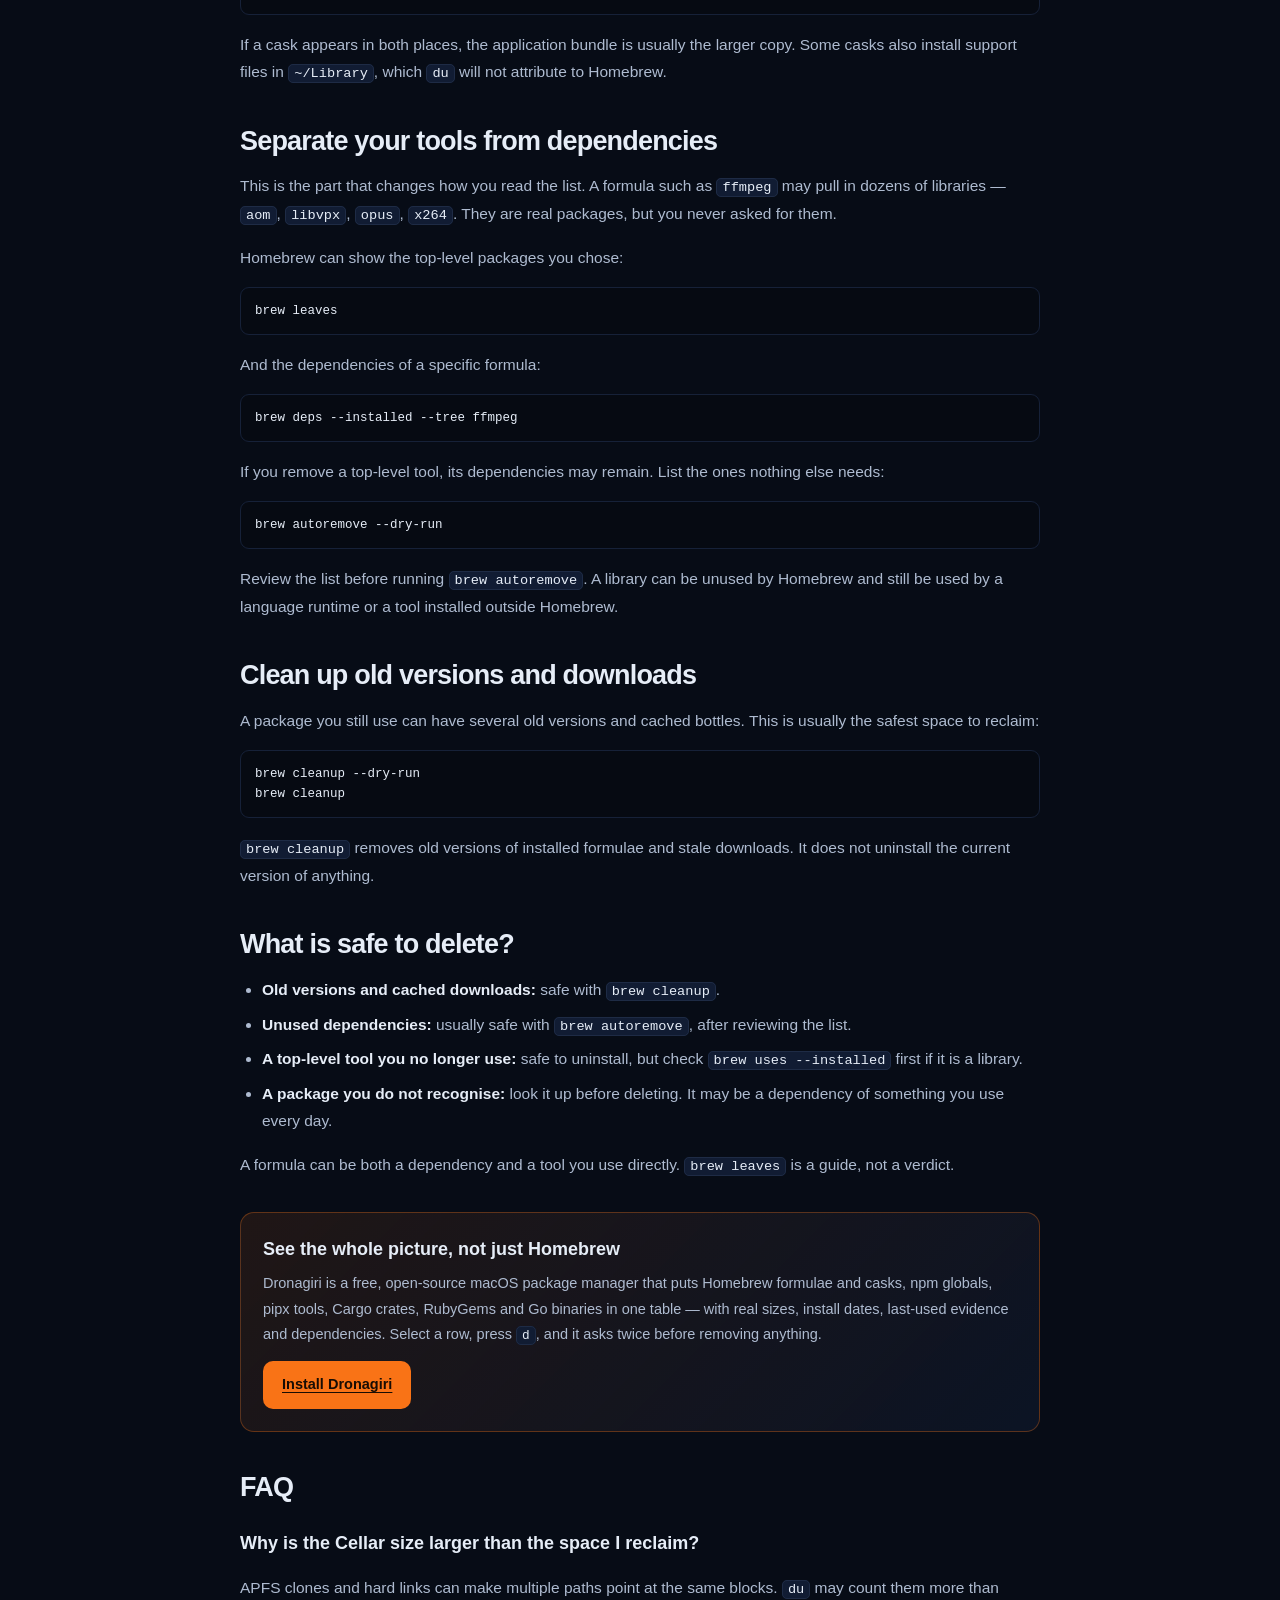
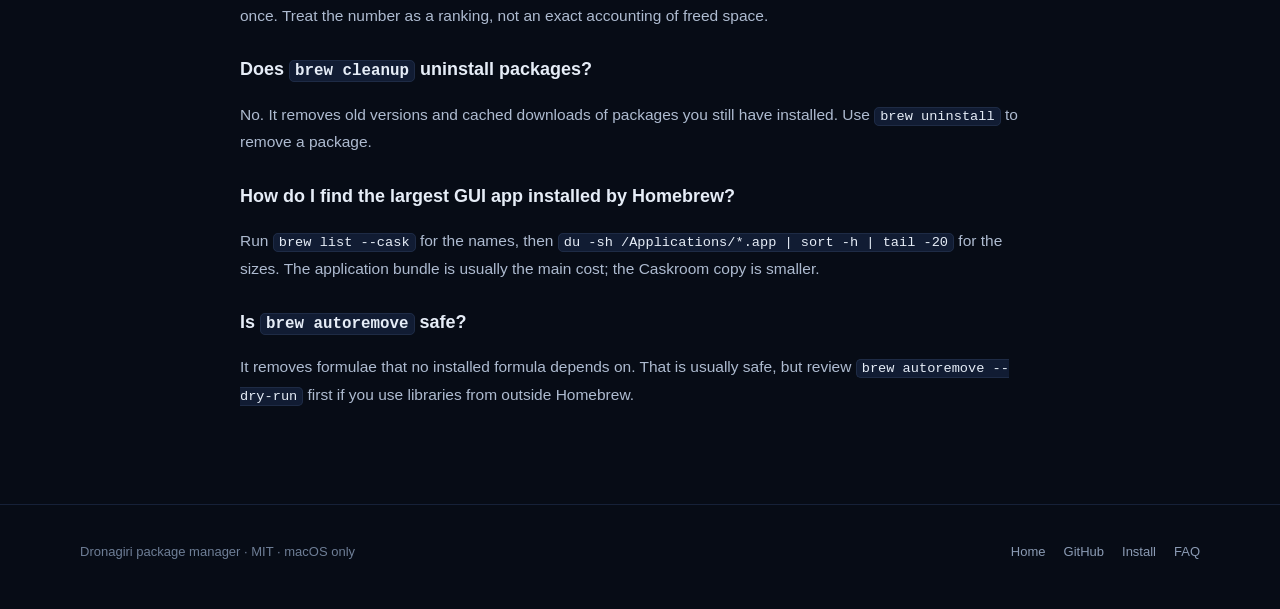
<file: docs/guides/find-large-homebrew-packages.html>
<!doctype html>
<html lang="en">
<head>
<meta charset="utf-8">
<meta name="viewport" content="width=device-width, initial-scale=1">
<title>How to see what Homebrew packages are taking up space on macOS — Dronagiri</title>
<meta name="description" content="Find the Homebrew formulae and casks using the most disk space on macOS. Measure the Cellar and Caskroom, separate your tools from dependencies, and clean up safely.">
<meta name="keywords" content="Homebrew disk space, brew list size, Homebrew cleanup, macOS disk space, brew autoremove, brew cleanup, Homebrew packages size">
<meta name="author" content="MasterShivnath007">
<meta name="robots" content="index, follow, max-image-preview:large">
<meta name="theme-color" content="#0B1220">
<link rel="canonical" href="https://mastershivnath007.github.io/dronagiri/guides/find-large-homebrew-packages.html">
<link rel="icon" href="../mark.svg" type="image/svg+xml">
<link rel="stylesheet" href="../style.css">
<meta property="og:type" content="article">
<meta property="og:title" content="How to see what Homebrew packages are taking up space on macOS">
<meta property="og:description" content="Measure the Cellar and Caskroom, separate your tools from dependencies, and clean up without breaking anything.">
<meta property="og:url" content="https://mastershivnath007.github.io/dronagiri/guides/find-large-homebrew-packages.html">
<meta property="og:image" content="https://mastershivnath007.github.io/dronagiri/og.png">
<meta name="twitter:card" content="summary_large_image">
<script type="application/ld+json">
{
  "@context": "https://schema.org",
  "@graph": [
    {
      "@type": "Article",
      "headline": "How to see what Homebrew packages are taking up space on macOS",
      "description": "Find the Homebrew formulae and casks using the most disk space, separate dependencies from your tools, and clean up safely.",
      "datePublished": "2026-11-02",
      "dateModified": "2026-11-02",
      "author": {"@type": "Person", "name": "MasterShivnath007", "url": "https://github.com/MasterShivnath007"},
      "publisher": {"@type": "Organization", "name": "Dronagiri package manager"},
      "mainEntityOfPage": "https://mastershivnath007.github.io/dronagiri/guides/find-large-homebrew-packages.html"
    },
    {
      "@type": "BreadcrumbList",
      "itemListElement": [
        {"@type": "ListItem", "position": 1, "name": "Dronagiri", "item": "https://mastershivnath007.github.io/dronagiri/"},
        {"@type": "ListItem", "position": 2, "name": "Guides", "item": "https://mastershivnath007.github.io/dronagiri/#guides"},
        {"@type": "ListItem", "position": 3, "name": "Find large Homebrew packages"}
      ]
    }
  ]
}
</script>
</head>
<body>
<header class="nav">
  <div class="wrap nav-inner">
    <a class="brand" href="../" aria-label="Dronagiri home">
      <img src="../mark.svg" alt="" width="28" height="28">
      Dronagiri <span>package manager</span>
    </a>
    <nav class="nav-links" aria-label="Main">
      <a href="../#features">Features</a>
      <a href="../#install">Install</a>
      <a href="../#faq">FAQ</a>
      <a href="../#support">Support</a>
      <a class="nav-cta" href="https://github.com/MasterShivnath007/dronagiri" target="_blank" rel="noopener">GitHub</a>
    </nav>
  </div>
</header>

<main class="wrap article">
  <div class="breadcrumb"><a href="../">Dronagiri</a> / <a href="../#guides">Guides</a> / Homebrew disk space</div>

  <h1>How to see what Homebrew packages are taking up space on macOS</h1>
  <p class="lede"><code>brew list</code> tells you what is installed, not what it costs. The biggest package on your Mac is often a dependency you never chose. Here is how to measure the real footprint.</p>
  <div class="meta">Updated 2 November 2026 · 6 minute read</div>

  <h2>The quick answer</h2>
  <p>Homebrew keeps formulae in a directory called the <strong>Cellar</strong>. Ask Homebrew where it is, then measure every package in it:</p>
  <pre><code>du -sh "$(brew --cellar)"/* | sort -h | tail -20</code></pre>
  <p>That prints the 20 largest formulae, smallest first. On Apple Silicon the Cellar is usually <code>/opt/homebrew/Cellar</code>; on Intel it is usually <code>/usr/local/Cellar</code>. Using <code>$(brew --cellar)</code> works on both and avoids hard-coding the path.</p>
  <p>For the total:</p>
  <pre><code>du -sh "$(brew --cellar)"</code></pre>
  <p>These numbers are approximate. APFS clones and hard links can make a directory look larger than the space it actually occupies. For comparing packages, the ranking is still useful.</p>

  <h2>Why <code>brew list</code> does not show size</h2>
  <p><code>brew list</code> is an inventory, not a disk report. Homebrew's metadata knows the files a formula installed, but the operating system owns the actual blocks. Tools such as <code>du</code> ask the filesystem, which is why they see the real number.</p>
  <p>You can also ask Homebrew for a package's details:</p>
  <pre><code>brew info ffmpeg</code></pre>
  <p>The output includes the install path, dependencies and whether the package was installed as a dependency. It is useful context, but the size still comes from the filesystem.</p>

  <h2>Formulae, casks and the Caskroom</h2>
  <p>Homebrew formulae are command-line tools and libraries. Casks are usually GUI applications, and they install into <code>/Applications</code> plus a copy in the Caskroom:</p>
  <pre><code><span class="c"># list GUI apps installed with Homebrew</span>
brew list --cask

<span class="c"># measure the applications themselves</span>
du -sh /Applications/*.app | sort -h | tail -20

<span class="c"># the Caskroom holds metadata and sometimes staged files</span>
du -sh "$(brew --prefix)/Caskroom"</code></pre>
  <p>If a cask appears in both places, the application bundle is usually the larger copy. Some casks also install support files in <code>~/Library</code>, which <code>du</code> will not attribute to Homebrew.</p>

  <h2>Separate your tools from dependencies</h2>
  <p>This is the part that changes how you read the list. A formula such as <code>ffmpeg</code> may pull in dozens of libraries — <code>aom</code>, <code>libvpx</code>, <code>opus</code>, <code>x264</code>. They are real packages, but you never asked for them.</p>
  <p>Homebrew can show the top-level packages you chose:</p>
  <pre><code>brew leaves</code></pre>
  <p>And the dependencies of a specific formula:</p>
  <pre><code>brew deps --installed --tree ffmpeg</code></pre>
  <p>If you remove a top-level tool, its dependencies may remain. List the ones nothing else needs:</p>
  <pre><code>brew autoremove --dry-run</code></pre>
  <p>Review the list before running <code>brew autoremove</code>. A library can be unused by Homebrew and still be used by a language runtime or a tool installed outside Homebrew.</p>

  <h2>Clean up old versions and downloads</h2>
  <p>A package you still use can have several old versions and cached bottles. This is usually the safest space to reclaim:</p>
  <pre><code>brew cleanup --dry-run
brew cleanup</code></pre>
  <p><code>brew cleanup</code> removes old versions of installed formulae and stale downloads. It does not uninstall the current version of anything.</p>

  <h2>What is safe to delete?</h2>
  <ul>
    <li><strong>Old versions and cached downloads:</strong> safe with <code>brew cleanup</code>.</li>
    <li><strong>Unused dependencies:</strong> usually safe with <code>brew autoremove</code>, after reviewing the list.</li>
    <li><strong>A top-level tool you no longer use:</strong> safe to uninstall, but check <code>brew uses --installed</code> first if it is a library.</li>
    <li><strong>A package you do not recognise:</strong> look it up before deleting. It may be a dependency of something you use every day.</li>
  </ul>
  <p>A formula can be both a dependency and a tool you use directly. <code>brew leaves</code> is a guide, not a verdict.</p>

  <div class="cta-box">
    <h3>See the whole picture, not just Homebrew</h3>
    <p>Dronagiri is a free, open-source macOS package manager that puts Homebrew formulae and casks, npm globals, pipx tools, Cargo crates, RubyGems and Go binaries in one table — with real sizes, install dates, last-used evidence and dependencies. Select a row, press <code>d</code>, and it asks twice before removing anything.</p>
    <a class="btn btn-primary" href="../#install">Install Dronagiri</a>
  </div>

  <h2>FAQ</h2>
  <h3>Why is the Cellar size larger than the space I reclaim?</h3>
  <p>APFS clones and hard links can make multiple paths point at the same blocks. <code>du</code> may count them more than once. Treat the number as a ranking, not an exact accounting of freed space.</p>
  <h3>Does <code>brew cleanup</code> uninstall packages?</h3>
  <p>No. It removes old versions and cached downloads of packages you still have installed. Use <code>brew uninstall</code> to remove a package.</p>
  <h3>How do I find the largest GUI app installed by Homebrew?</h3>
  <p>Run <code>brew list --cask</code> for the names, then <code>du -sh /Applications/*.app | sort -h | tail -20</code> for the sizes. The application bundle is usually the main cost; the Caskroom copy is smaller.</p>
  <h3>Is <code>brew autoremove</code> safe?</h3>
  <p>It removes formulae that no installed formula depends on. That is usually safe, but review <code>brew autoremove --dry-run</code> first if you use libraries from outside Homebrew.</p>
</main>

<footer>
  <div class="wrap footer-inner">
    <div>Dronagiri package manager · MIT · macOS only</div>
    <div class="footer-links">
      <a href="../">Home</a>
      <a href="https://github.com/MasterShivnath007/dronagiri">GitHub</a>
      <a href="../#install">Install</a>
      <a href="../#faq">FAQ</a>
    </div>
  </div>
</footer>
</body>
</html>
</file>
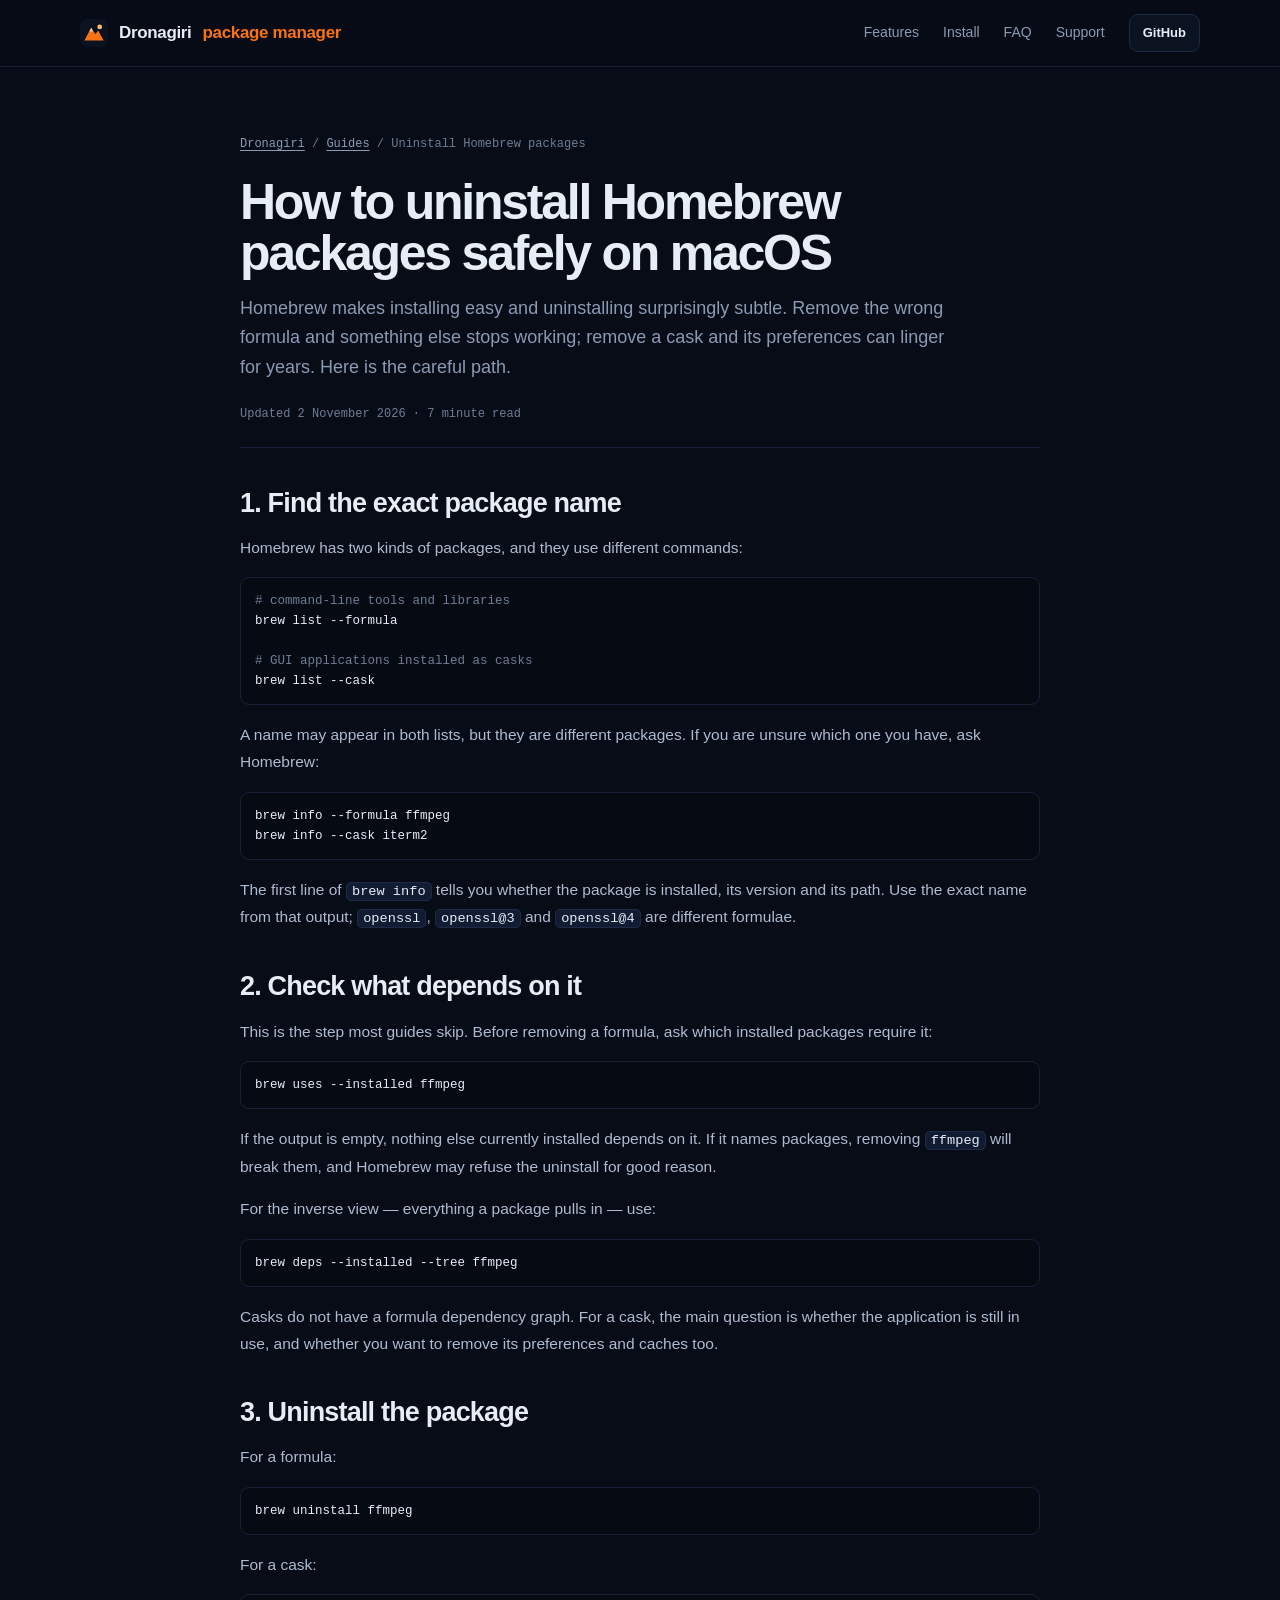
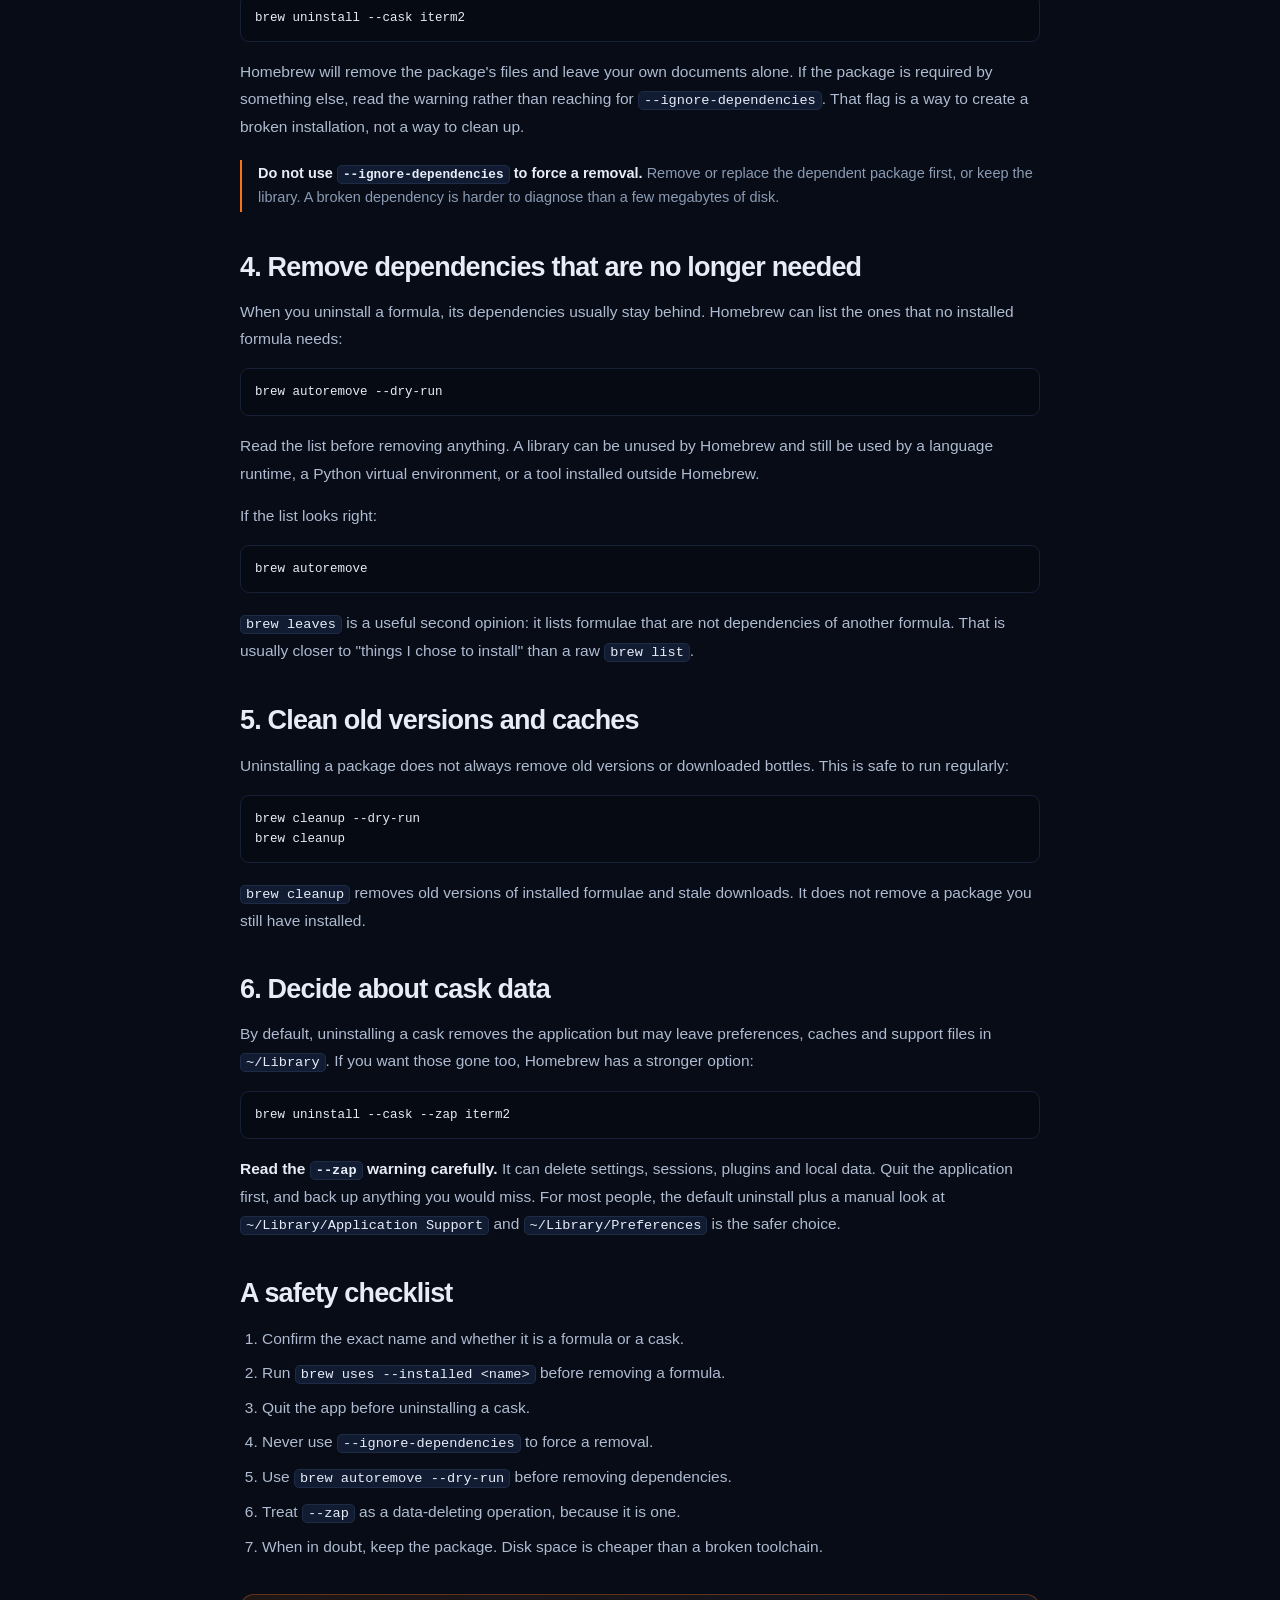
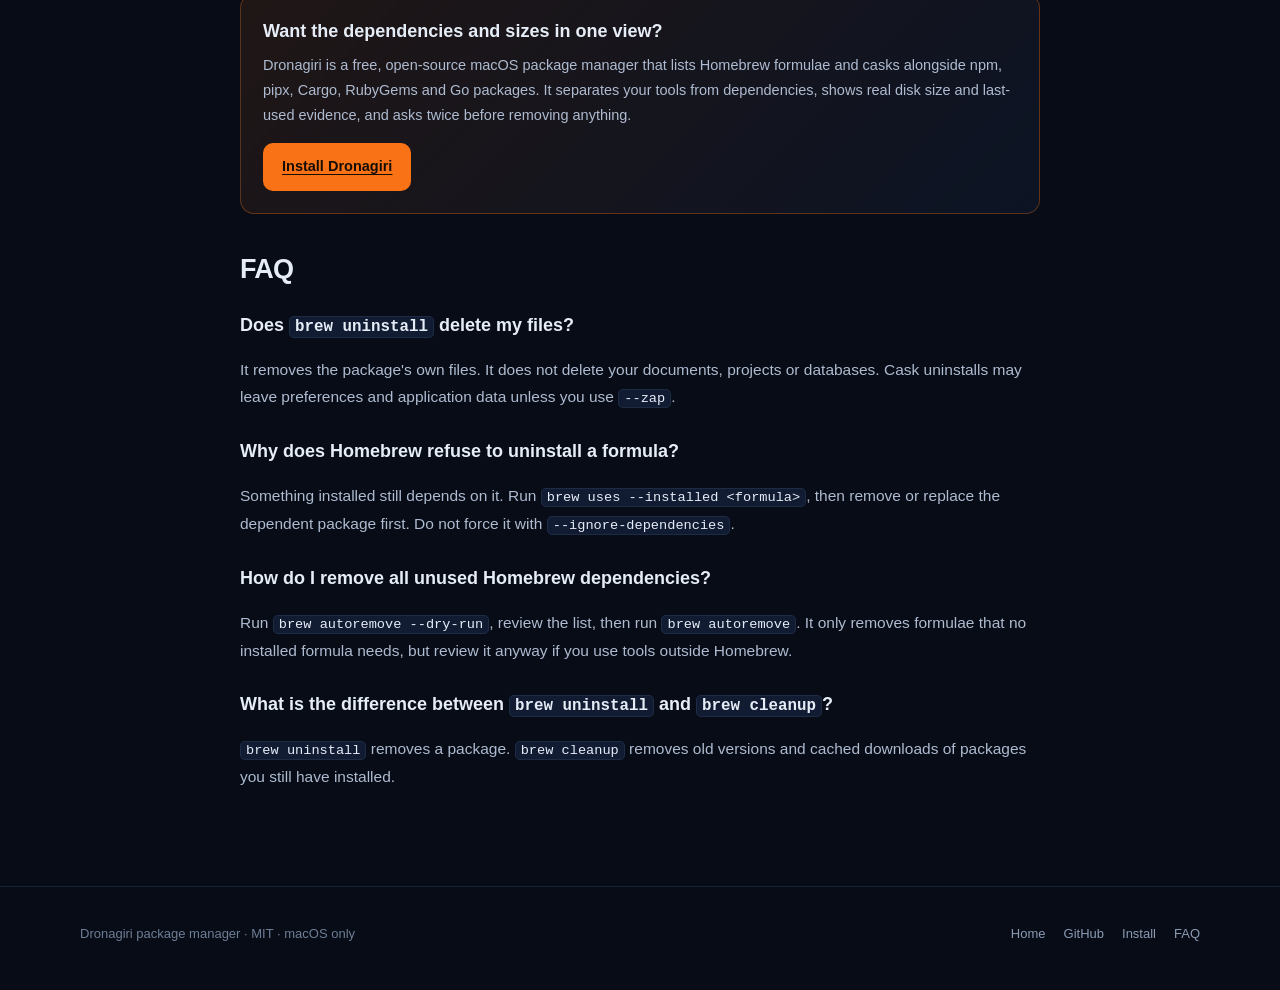
<file: docs/guides/uninstall-homebrew-packages-safely.html>
<!doctype html>
<html lang="en">
<head>
<meta charset="utf-8">
<meta name="viewport" content="width=device-width, initial-scale=1">
<title>How to uninstall Homebrew packages safely on macOS — Dronagiri</title>
<meta name="description" content="A practical guide to uninstalling Homebrew formulae and casks on macOS without breaking dependencies: check dependents, remove orphans, handle casks, and know when to use --zap.">
<meta name="keywords" content="uninstall Homebrew packages, brew uninstall, brew uninstall cask, remove Homebrew dependencies, brew autoremove, macOS package manager">
<meta name="author" content="MasterShivnath007">
<meta name="robots" content="index, follow, max-image-preview:large">
<meta name="theme-color" content="#0B1220">
<link rel="canonical" href="https://mastershivnath007.github.io/dronagiri/guides/uninstall-homebrew-packages-safely.html">
<link rel="icon" href="../mark.svg" type="image/svg+xml">
<link rel="stylesheet" href="../style.css">
<meta property="og:type" content="article">
<meta property="og:title" content="How to uninstall Homebrew packages safely on macOS">
<meta property="og:description" content="Check dependents, remove orphans, handle casks and know when to use --zap. A practical Homebrew uninstall guide.">
<meta property="og:url" content="https://mastershivnath007.github.io/dronagiri/guides/uninstall-homebrew-packages-safely.html">
<meta property="og:image" content="https://mastershivnath007.github.io/dronagiri/og.png">
<meta name="twitter:card" content="summary_large_image">
<script type="application/ld+json">
{
  "@context": "https://schema.org",
  "@graph": [
    {
      "@type": "Article",
      "headline": "How to uninstall Homebrew packages safely on macOS",
      "description": "A practical guide to uninstalling Homebrew formulae and casks without breaking dependencies.",
      "datePublished": "2026-11-02",
      "dateModified": "2026-11-02",
      "author": {"@type": "Person", "name": "MasterShivnath007", "url": "https://github.com/MasterShivnath007"},
      "publisher": {"@type": "Organization", "name": "Dronagiri package manager"},
      "mainEntityOfPage": "https://mastershivnath007.github.io/dronagiri/guides/uninstall-homebrew-packages-safely.html"
    },
    {
      "@type": "BreadcrumbList",
      "itemListElement": [
        {"@type": "ListItem", "position": 1, "name": "Dronagiri", "item": "https://mastershivnath007.github.io/dronagiri/"},
        {"@type": "ListItem", "position": 2, "name": "Guides", "item": "https://mastershivnath007.github.io/dronagiri/#guides"},
        {"@type": "ListItem", "position": 3, "name": "Uninstall Homebrew packages safely"}
      ]
    }
  ]
}
</script>
</head>
<body>
<header class="nav">
  <div class="wrap nav-inner">
    <a class="brand" href="../" aria-label="Dronagiri home">
      <img src="../mark.svg" alt="" width="28" height="28">
      Dronagiri <span>package manager</span>
    </a>
    <nav class="nav-links" aria-label="Main">
      <a href="../#features">Features</a>
      <a href="../#install">Install</a>
      <a href="../#faq">FAQ</a>
      <a href="../#support">Support</a>
      <a class="nav-cta" href="https://github.com/MasterShivnath007/dronagiri" target="_blank" rel="noopener">GitHub</a>
    </nav>
  </div>
</header>

<main class="wrap article">
  <div class="breadcrumb"><a href="../">Dronagiri</a> / <a href="../#guides">Guides</a> / Uninstall Homebrew packages</div>

  <h1>How to uninstall Homebrew packages safely on macOS</h1>
  <p class="lede">Homebrew makes installing easy and uninstalling surprisingly subtle. Remove the wrong formula and something else stops working; remove a cask and its preferences can linger for years. Here is the careful path.</p>
  <div class="meta">Updated 2 November 2026 · 7 minute read</div>

  <h2>1. Find the exact package name</h2>
  <p>Homebrew has two kinds of packages, and they use different commands:</p>
  <pre><code><span class="c"># command-line tools and libraries</span>
brew list --formula

<span class="c"># GUI applications installed as casks</span>
brew list --cask</code></pre>
  <p>A name may appear in both lists, but they are different packages. If you are unsure which one you have, ask Homebrew:</p>
  <pre><code>brew info --formula ffmpeg
brew info --cask iterm2</code></pre>
  <p>The first line of <code>brew info</code> tells you whether the package is installed, its version and its path. Use the exact name from that output; <code>openssl</code>, <code>openssl@3</code> and <code>openssl@4</code> are different formulae.</p>

  <h2>2. Check what depends on it</h2>
  <p>This is the step most guides skip. Before removing a formula, ask which installed packages require it:</p>
  <pre><code>brew uses --installed ffmpeg</code></pre>
  <p>If the output is empty, nothing else currently installed depends on it. If it names packages, removing <code>ffmpeg</code> will break them, and Homebrew may refuse the uninstall for good reason.</p>
  <p>For the inverse view — everything a package pulls in — use:</p>
  <pre><code>brew deps --installed --tree ffmpeg</code></pre>
  <p>Casks do not have a formula dependency graph. For a cask, the main question is whether the application is still in use, and whether you want to remove its preferences and caches too.</p>

  <h2>3. Uninstall the package</h2>
  <p>For a formula:</p>
  <pre><code>brew uninstall ffmpeg</code></pre>
  <p>For a cask:</p>
  <pre><code>brew uninstall --cask iterm2</code></pre>
  <p>Homebrew will remove the package's files and leave your own documents alone. If the package is required by something else, read the warning rather than reaching for <code>--ignore-dependencies</code>. That flag is a way to create a broken installation, not a way to clean up.</p>

  <div class="note"><strong>Do not use <code>--ignore-dependencies</code> to force a removal.</strong> Remove or replace the dependent package first, or keep the library. A broken dependency is harder to diagnose than a few megabytes of disk.</div>

  <h2>4. Remove dependencies that are no longer needed</h2>
  <p>When you uninstall a formula, its dependencies usually stay behind. Homebrew can list the ones that no installed formula needs:</p>
  <pre><code>brew autoremove --dry-run</code></pre>
  <p>Read the list before removing anything. A library can be unused by Homebrew and still be used by a language runtime, a Python virtual environment, or a tool installed outside Homebrew.</p>
  <p>If the list looks right:</p>
  <pre><code>brew autoremove</code></pre>
  <p><code>brew leaves</code> is a useful second opinion: it lists formulae that are not dependencies of another formula. That is usually closer to "things I chose to install" than a raw <code>brew list</code>.</p>

  <h2>5. Clean old versions and caches</h2>
  <p>Uninstalling a package does not always remove old versions or downloaded bottles. This is safe to run regularly:</p>
  <pre><code>brew cleanup --dry-run
brew cleanup</code></pre>
  <p><code>brew cleanup</code> removes old versions of installed formulae and stale downloads. It does not remove a package you still have installed.</p>

  <h2>6. Decide about cask data</h2>
  <p>By default, uninstalling a cask removes the application but may leave preferences, caches and support files in <code>~/Library</code>. If you want those gone too, Homebrew has a stronger option:</p>
  <pre><code>brew uninstall --cask --zap iterm2</code></pre>
  <p><strong>Read the <code>--zap</code> warning carefully.</strong> It can delete settings, sessions, plugins and local data. Quit the application first, and back up anything you would miss. For most people, the default uninstall plus a manual look at <code>~/Library/Application Support</code> and <code>~/Library/Preferences</code> is the safer choice.</p>

  <h2>A safety checklist</h2>
  <ol>
    <li>Confirm the exact name and whether it is a formula or a cask.</li>
    <li>Run <code>brew uses --installed &lt;name&gt;</code> before removing a formula.</li>
    <li>Quit the app before uninstalling a cask.</li>
    <li>Never use <code>--ignore-dependencies</code> to force a removal.</li>
    <li>Use <code>brew autoremove --dry-run</code> before removing dependencies.</li>
    <li>Treat <code>--zap</code> as a data-deleting operation, because it is one.</li>
    <li>When in doubt, keep the package. Disk space is cheaper than a broken toolchain.</li>
  </ol>

  <div class="cta-box">
    <h3>Want the dependencies and sizes in one view?</h3>
    <p>Dronagiri is a free, open-source macOS package manager that lists Homebrew formulae and casks alongside npm, pipx, Cargo, RubyGems and Go packages. It separates your tools from dependencies, shows real disk size and last-used evidence, and asks twice before removing anything.</p>
    <a class="btn btn-primary" href="../#install">Install Dronagiri</a>
  </div>

  <h2>FAQ</h2>
  <h3>Does <code>brew uninstall</code> delete my files?</h3>
  <p>It removes the package's own files. It does not delete your documents, projects or databases. Cask uninstalls may leave preferences and application data unless you use <code>--zap</code>.</p>
  <h3>Why does Homebrew refuse to uninstall a formula?</h3>
  <p>Something installed still depends on it. Run <code>brew uses --installed &lt;formula&gt;</code>, then remove or replace the dependent package first. Do not force it with <code>--ignore-dependencies</code>.</p>
  <h3>How do I remove all unused Homebrew dependencies?</h3>
  <p>Run <code>brew autoremove --dry-run</code>, review the list, then run <code>brew autoremove</code>. It only removes formulae that no installed formula needs, but review it anyway if you use tools outside Homebrew.</p>
  <h3>What is the difference between <code>brew uninstall</code> and <code>brew cleanup</code>?</h3>
  <p><code>brew uninstall</code> removes a package. <code>brew cleanup</code> removes old versions and cached downloads of packages you still have installed.</p>
</main>

<footer>
  <div class="wrap footer-inner">
    <div>Dronagiri package manager · MIT · macOS only</div>
    <div class="footer-links">
      <a href="../">Home</a>
      <a href="https://github.com/MasterShivnath007/dronagiri">GitHub</a>
      <a href="../#install">Install</a>
      <a href="../#faq">FAQ</a>
    </div>
  </div>
</footer>
</body>
</html>
</file>
<file: docs/style.css>
:root {
  color-scheme: dark;
  --bg: #070c16;
  --panel: #0b1220;
  --panel-2: #111c33;
  --panel-3: #16233d;
  --line: #1e2b45;
  --line-soft: #162138;
  --text: #e6edf7;
  --muted: #8b9bb4;
  --faint: #6e7e96;
  --orange: #f97316;
  --orange-soft: #ffb86b;
  --gold: #e3b341;
  --green: #3fb950;
  --red: #f85149;
  --mono: ui-monospace, SFMono-Regular, "SF Mono", Menlo, Consolas, "Liberation Mono", monospace;
  --sans: -apple-system, BlinkMacSystemFont, "Segoe UI", Helvetica, Arial, sans-serif;
  --shadow: 0 30px 90px rgba(0, 0, 0, .55);
}

* { box-sizing: border-box; }
html { scroll-behavior: smooth; }
body {
  margin: 0;
  background: var(--bg);
  color: var(--text);
  font-family: var(--sans);
  font-size: 16px;
  line-height: 1.65;
  -webkit-font-smoothing: antialiased;
  text-rendering: optimizeLegibility;
}
a { color: var(--orange-soft); text-decoration: none; }
a:hover { color: #ffd7a8; }
img { max-width: 100%; height: auto; }
code, kbd, pre { font-family: var(--mono); }
::selection { background: rgba(249, 115, 22, .32); color: #fff; }

.wrap { width: min(1120px, calc(100% - 48px)); margin: 0 auto; }
.skip { position: absolute; left: -999px; top: 0; background: var(--orange); color: #111; padding: 8px 14px; border-radius: 0 0 8px 0; z-index: 20; }
.skip:focus { left: 0; }

/* nav */
.nav {
  position: sticky;
  top: 0;
  z-index: 10;
  background: rgba(7, 12, 22, .82);
  backdrop-filter: blur(14px);
  -webkit-backdrop-filter: blur(14px);
  border-bottom: 1px solid var(--line-soft);
}
.nav-inner { display: flex; align-items: center; gap: 18px; height: 66px; }
.brand { display: flex; align-items: center; gap: 11px; color: var(--text); font-weight: 700; letter-spacing: -.02em; font-size: 17px; white-space: nowrap; }
.brand img { width: 28px; height: 28px; border-radius: 8px; }
.brand span { color: var(--orange); font-weight: 600; }
.nav-links { display: flex; align-items: center; gap: 24px; margin-left: auto; font-size: 14px; color: var(--muted); }
.nav-links a { color: var(--muted); }
.nav-links a:hover { color: var(--text); }
.nav-cta { display: inline-flex; align-items: center; gap: 8px; border: 1px solid var(--line); background: var(--panel); color: var(--text) !important; padding: 7px 13px; border-radius: 9px; font-size: 13px; font-weight: 600; }
.nav-cta:hover { border-color: var(--orange); background: var(--panel-2); }

/* hero */
.hero { position: relative; padding: 86px 0 30px; overflow: hidden; }
.hero::before,
.hero::after { content: ""; position: absolute; pointer-events: none; border-radius: 50%; filter: blur(90px); z-index: -1; }
.hero::before { width: 640px; height: 480px; left: -180px; top: -180px; background: rgba(249, 115, 22, .13); }
.hero::after { width: 620px; height: 520px; right: -220px; top: 40px; background: rgba(46, 86, 160, .16); }
.hero-inner { max-width: 880px; margin: 0 auto; text-align: center; }
.eyebrow {
  display: inline-flex; align-items: center; gap: 9px;
  font-family: var(--mono); font-size: 12.5px; letter-spacing: .02em;
  color: var(--muted); background: rgba(17, 28, 51, .72);
  border: 1px solid var(--line); border-radius: 999px; padding: 6px 13px;
}
.eyebrow b { color: var(--green); font-weight: 600; }
.dot { width: 6px; height: 6px; border-radius: 50%; background: var(--green); box-shadow: 0 0 0 3px rgba(63, 185, 80, .14); }
h1 {
  margin: 22px 0 18px;
  font-size: clamp(40px, 6.6vw, 72px);
  line-height: 1.03;
  letter-spacing: -.045em;
  font-weight: 800;
}
h1 span { color: var(--orange); }
.lede { max-width: 730px; margin: 0 auto; color: var(--muted); font-size: clamp(16px, 1.9vw, 20px); line-height: 1.6; }
.lede code { color: var(--text); background: var(--panel-2); border: 1px solid var(--line); border-radius: 5px; padding: 1px 5px; font-size: .9em; }
.hero-actions { display: flex; flex-wrap: wrap; justify-content: center; gap: 12px; margin-top: 30px; }
.btn {
  display: inline-flex; align-items: center; justify-content: center; gap: 9px;
  border-radius: 10px; padding: 11px 18px; font-weight: 650; font-size: 14.5px;
  border: 1px solid transparent; transition: transform .12s ease, background .12s ease, border-color .12s ease;
}
.btn:hover { transform: translateY(-1px); }
.btn-primary { background: var(--orange); color: #180d04; }
.btn-primary:hover { background: #ff8a3d; color: #180d04; }
.btn-ghost { background: var(--panel); border-color: var(--line); color: var(--text); }
.btn-ghost:hover { background: var(--panel-2); border-color: #2e4166; color: var(--text); }
.btn svg { width: 17px; height: 17px; }

.cmd {
  display: flex; align-items: center; gap: 10px;
  max-width: 720px; margin: 26px auto 0;
  background: #060a12; border: 1px solid var(--line); border-radius: 12px;
  padding: 7px 7px 7px 17px; text-align: left;
  box-shadow: 0 10px 40px rgba(0, 0, 0, .28);
}
.cmd .prompt { color: var(--orange); font-family: var(--mono); font-size: 14px; }
.cmd code { flex: 1; min-width: 0; overflow-x: auto; white-space: nowrap; color: #d7e2f2; font-size: 13.5px; }
.copy {
  flex: none; border: 1px solid var(--line); background: var(--panel-2); color: var(--muted);
  font-size: 12px; font-weight: 600; padding: 8px 12px; border-radius: 8px; cursor: pointer;
}
.copy:hover { color: var(--text); border-color: #31466f; }
.copy.done { color: var(--green); border-color: rgba(63, 185, 80, .5); }
.hero-note { color: var(--faint); font-size: 12.5px; font-family: var(--mono); margin-top: 12px; }

/* screenshot */
.shot { padding: 18px 0 0; }
.shot img { display: block; width: 100%; border-radius: 18px; box-shadow: var(--shadow); }
.shot figcaption { text-align: center; color: var(--faint); font-size: 13px; margin-top: 14px; font-family: var(--mono); }

/* sections */
section { padding: 78px 0; }
.section-head { max-width: 720px; margin-bottom: 34px; }
.kicker { display: inline-flex; align-items: center; gap: 9px; font-family: var(--mono); font-size: 12px; letter-spacing: .13em; text-transform: uppercase; color: var(--orange); margin-bottom: 12px; }
.kicker::before { content: ""; width: 18px; height: 1px; background: var(--orange); }
h2 { margin: 0 0 10px; font-size: clamp(28px, 3.6vw, 40px); line-height: 1.15; letter-spacing: -.03em; }
.section-head p { margin: 0; color: var(--muted); font-size: 17px; }

/* managers strip */
.managers { border-top: 1px solid var(--line-soft); border-bottom: 1px solid var(--line-soft); padding: 26px 0; }
.managers-inner { display: flex; flex-wrap: wrap; align-items: center; gap: 14px 26px; justify-content: center; }
.managers-label { color: var(--faint); font-family: var(--mono); font-size: 12px; letter-spacing: .08em; text-transform: uppercase; }
.chip { color: #c9d5e6; font-family: var(--mono); font-size: 13px; border: 1px solid var(--line); background: var(--panel); padding: 5px 10px; border-radius: 7px; }

/* feature grid */
.grid { display: grid; grid-template-columns: repeat(auto-fit, minmax(250px, 1fr)); gap: 16px; }
.card {
  display: block; color: inherit;
  background: linear-gradient(180deg, rgba(17, 28, 51, .72), rgba(11, 18, 32, .72));
  border: 1px solid var(--line); border-radius: 14px; padding: 22px 20px;
}
.card:hover { border-color: #2c4067; color: inherit; }
.card .read { display: inline-block; margin-top: 12px; color: var(--orange-soft); font-family: var(--mono); font-size: 12.5px; }
.icon { width: 34px; height: 34px; border-radius: 9px; display: grid; place-items: center; background: rgba(249, 115, 22, .11); border: 1px solid rgba(249, 115, 22, .24); color: var(--orange); margin-bottom: 13px; }
.icon svg { width: 18px; height: 18px; }
.card h3 { margin: 0 0 6px; font-size: 16.5px; letter-spacing: -.01em; }
.card p { margin: 0; color: var(--muted); font-size: 14.5px; line-height: 1.6; }
.card p code { color: #d7e2f2; font-size: .9em; }

/* comparison */
.compare { border: 1px solid var(--line); border-radius: 14px; overflow: auto; background: var(--panel); }
table { width: 100%; border-collapse: collapse; min-width: 620px; font-size: 14.5px; }
th, td { text-align: left; padding: 13px 18px; border-bottom: 1px solid var(--line-soft); vertical-align: top; }
th { color: var(--faint); font-family: var(--mono); font-size: 11.5px; text-transform: uppercase; letter-spacing: .09em; font-weight: 600; background: #09101d; }
tr:last-child td { border-bottom: 0; }
td:first-child { color: var(--text); width: 38%; }
td { color: var(--muted); }
.yes { color: var(--green); font-weight: 700; }
.no { color: var(--faint); }
.partial { color: var(--gold); }

/* how it works */
.steps { display: grid; grid-template-columns: repeat(auto-fit, minmax(250px, 1fr)); gap: 16px; counter-reset: step; }
.step { position: relative; border: 1px solid var(--line); border-radius: 14px; background: var(--panel); padding: 24px 20px 20px; }
.step::before { counter-increment: step; content: "0" counter(step); font-family: var(--mono); color: var(--orange); font-size: 12px; letter-spacing: .1em; }
.step h3 { margin: 8px 0 6px; font-size: 17px; }
.step p { margin: 0; color: var(--muted); font-size: 14.5px; }

/* keys */
.keys { display: grid; grid-template-columns: repeat(auto-fit, minmax(210px, 1fr)); gap: 10px; }
.key { display: flex; align-items: center; gap: 10px; border: 1px solid var(--line-soft); background: rgba(11, 18, 32, .6); border-radius: 9px; padding: 9px 12px; color: var(--muted); font-size: 13.5px; }
kbd { flex: none; display: inline-block; min-width: 26px; text-align: center; background: var(--panel-2); border: 1px solid #2a3a58; border-bottom-width: 2px; border-radius: 6px; padding: 2px 7px; color: #e6edf7; font-size: 12px; }

/* callout */
.callout { display: flex; gap: 16px; align-items: flex-start; border: 1px solid rgba(249, 115, 22, .32); background: linear-gradient(135deg, rgba(249, 115, 22, .1), rgba(17, 28, 51, .5)); border-radius: 14px; padding: 22px 22px; }
.callout svg { flex: none; width: 22px; height: 22px; color: var(--orange); margin-top: 2px; }
.callout h3 { margin: 0 0 5px; font-size: 16.5px; }
.callout p { margin: 0; color: var(--muted); font-size: 14.5px; }
.callout code { color: var(--text); font-size: .9em; }

/* install */
.install-grid { display: grid; grid-template-columns: repeat(auto-fit, minmax(280px, 1fr)); gap: 16px; }
.install-card { border: 1px solid var(--line); border-radius: 14px; background: var(--panel); padding: 22px 20px; display: flex; flex-direction: column; }
.install-card .tag { align-self: flex-start; font-family: var(--mono); font-size: 11px; letter-spacing: .07em; text-transform: uppercase; color: var(--orange); background: rgba(249, 115, 22, .1); border: 1px solid rgba(249, 115, 22, .25); border-radius: 999px; padding: 3px 9px; margin-bottom: 11px; }
.install-card h3 { margin: 0 0 6px; font-size: 17px; }
.install-card p { margin: 0 0 14px; color: var(--muted); font-size: 14px; }
.install-card pre { margin: 0; flex: 1; }
pre { background: #060a12; border: 1px solid var(--line-soft); border-radius: 9px; padding: 13px 14px; overflow-x: auto; font-size: 12.5px; line-height: 1.6; color: #d7e2f2; }
.install-card pre { white-space: pre-wrap; overflow-wrap: anywhere; }
pre .c { color: var(--faint); }
.install-card .note { margin-top: 12px; color: var(--faint); font-size: 12.5px; }

/* faq */
.faq { border-top: 1px solid var(--line-soft); }
details { border-bottom: 1px solid var(--line-soft); padding: 16px 0; }
summary { cursor: pointer; list-style: none; display: block; position: relative; padding-right: 30px; font-weight: 600; font-size: 16px; }
summary::-webkit-details-marker { display: none; }
summary::after { content: "+"; position: absolute; right: 0; top: 50%; transform: translateY(-50%); color: var(--orange); font-family: var(--mono); font-size: 20px; line-height: 1; }
details[open] summary::after { content: "−"; }
details p { margin: 10px 0 0; color: var(--muted); font-size: 14.5px; max-width: 820px; }
details code { color: var(--text); font-size: .9em; }

/* support */
.support { border: 1px solid var(--line); border-radius: 18px; background: radial-gradient(700px 320px at 12% 0%, rgba(249, 115, 22, .14), transparent 70%), linear-gradient(180deg, #0e1729, #0a101c); padding: 34px; }
.support-grid { display: grid; grid-template-columns: 1.2fr .8fr; gap: 30px; align-items: start; }
.support h2 { margin-top: 0; }
.support p { color: var(--muted); }
.support-actions { display: flex; flex-wrap: wrap; gap: 10px; margin-top: 18px; }
.support-box { border: 1px solid var(--line); background: rgba(7, 12, 22, .55); border-radius: 12px; padding: 18px; }
.support-box h3 { margin: 0 0 4px; font-size: 15.5px; }
.support-box .price { color: var(--orange); font-family: var(--mono); font-size: 22px; font-weight: 700; }
.support-box p { font-size: 13.5px; margin: 6px 0 12px; }
.support-box ul { margin: 0 0 14px; padding-left: 18px; color: var(--muted); font-size: 13.5px; }
.support-box li { margin: 4px 0; }

/* article pages */
.article { max-width: 800px; margin: 0 auto; padding: 68px 0 80px; }
.breadcrumb { font-family: var(--mono); font-size: 12px; color: var(--faint); margin-bottom: 22px; }
.breadcrumb a { color: var(--muted); }
.article h1 { font-size: clamp(34px, 5vw, 50px); margin-bottom: 14px; }
.article .lede { color: var(--muted); font-size: 18px; line-height: 1.65; margin: 0 0 22px; }
.article .meta { font-family: var(--mono); font-size: 12px; color: var(--faint); border-bottom: 1px solid var(--line-soft); padding-bottom: 22px; margin-bottom: 30px; }
.article h2 { font-size: 27px; margin: 40px 0 12px; }
.article h3 { font-size: 18px; margin: 26px 0 8px; }
.article p, .article li { color: #aebbd0; font-size: 15.5px; line-height: 1.75; }
.article ul, .article ol { padding-left: 22px; }
.article li { margin: 7px 0; }
.article strong { color: var(--text); }
.article code { color: #e6edf7; background: var(--panel-2); border: 1px solid var(--line); border-radius: 5px; padding: 1px 5px; font-size: .88em; }
.article pre { margin: 16px 0; }
.article pre code { background: none; border: 0; padding: 0; font-size: 12.5px; }
.article a { text-decoration: underline; text-underline-offset: 3px; }
.article .cta-box { margin: 34px 0; border: 1px solid rgba(249, 115, 22, .32); background: linear-gradient(135deg, rgba(249, 115, 22, .1), rgba(17, 28, 51, .5)); border-radius: 14px; padding: 22px; }
.article .cta-box h3 { margin: 0 0 6px; }
.article .cta-box p { margin: 0 0 14px; font-size: 14.5px; }
.article .note { border-left: 2px solid var(--orange); padding: 2px 0 2px 16px; margin: 20px 0; color: var(--muted); font-size: 14.5px; }

/* footer */
footer { border-top: 1px solid var(--line-soft); padding: 36px 0 46px; color: var(--faint); font-size: 13px; }
.footer-inner { display: flex; flex-wrap: wrap; gap: 18px; align-items: center; justify-content: space-between; }
.footer-links { display: flex; flex-wrap: wrap; gap: 18px; }
.footer-links a { color: var(--muted); }
.footer-links a:hover { color: var(--text); }

@media (max-width: 860px) {
  .support-grid { grid-template-columns: 1fr; }
  .nav-links { gap: 16px; }
}
@media (max-width: 720px) {
  .nav-links a:not(.nav-cta) { display: none; }
  .brand span { display: none; }
  .hide-sm { display: none; }
  .hero { padding-top: 60px; }
  section { padding: 58px 0; }
  .support { padding: 24px; }
  .wrap { width: min(1120px, calc(100% - 32px)); }
  .cmd { align-items: flex-start; }
  .cmd code { white-space: normal; overflow-wrap: anywhere; }
}
@media (prefers-reduced-motion: reduce) {
  html { scroll-behavior: auto; }
  .btn { transition: none; }
}
</file>
